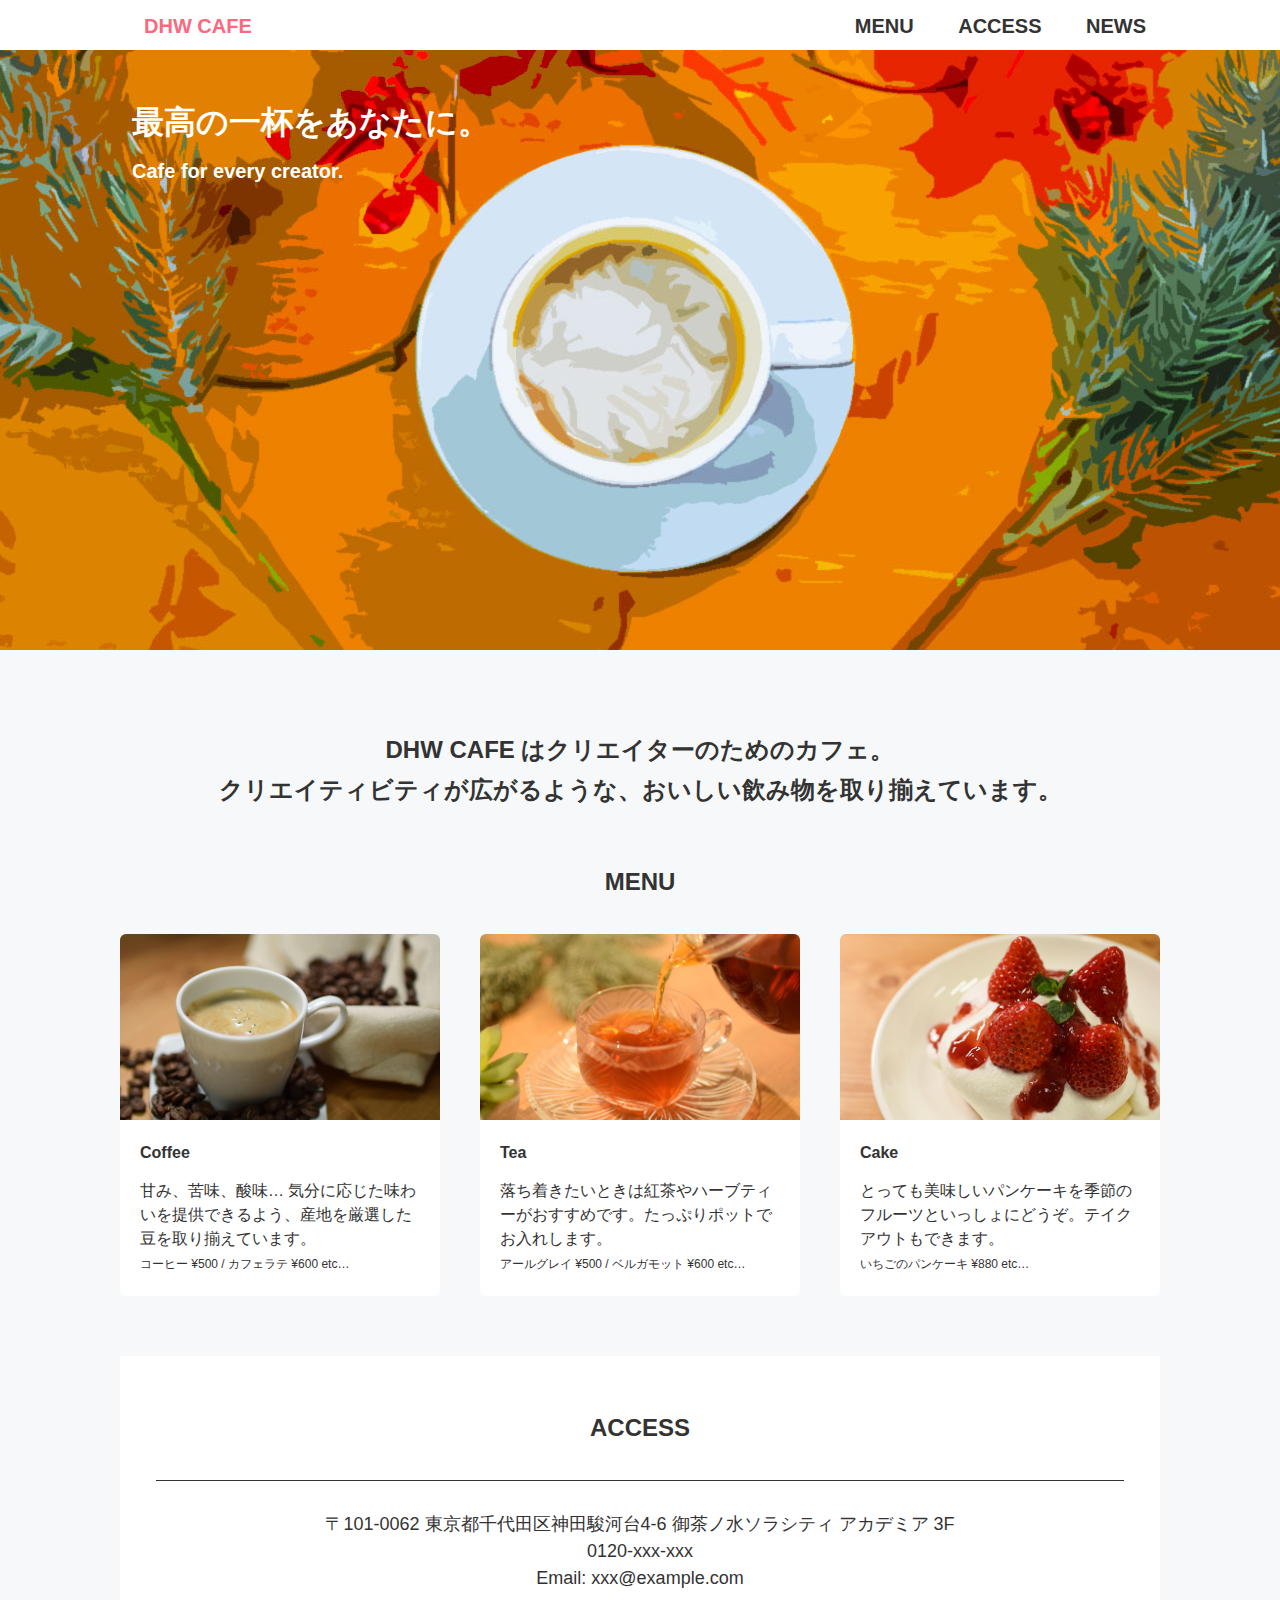
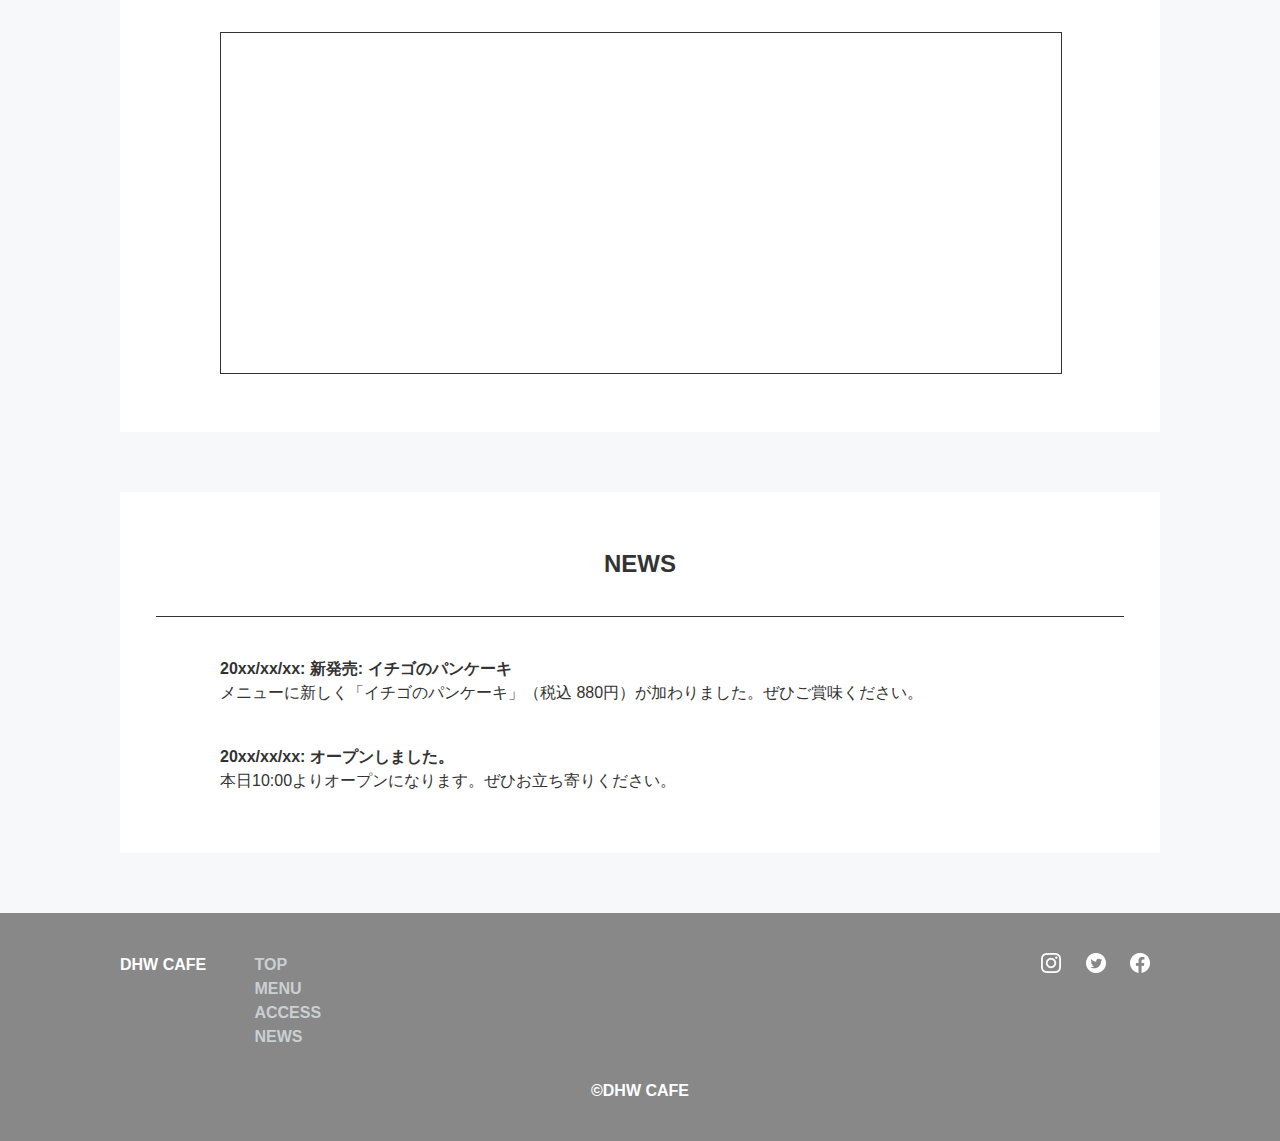
<file: works/works_1/index.html>
<!doctype html>
<html lang="ja">
<head>
<meta charset="UTF-8">
<meta name = "viewport" content = "width = device-width, initial-scale=1, user-scalable=yes">
 
<meta name="description" content="DHW CAFE はクリエイターのためのカフェ。
        クリエイティビティが広がるような、おいしい飲み物を取り揃えています。">

<meta property="og:title" content="クリエイターのための「DHW CAFE」"/>
<meta property="og:site_name" content="DHW CAFE">
<meta property="og:type" content="website">
<meta property="og:locale" content="ja-jp">
<meta property="og:image" content="assets/images/common/ogp.jpg">
<meta property="og:description" content="DHW CAFE はクリエイターのためのカフェ。
        クリエイティビティが広がるような、おいしい飲み物を取り揃えています。"/>
<meta name="twitter:card" content="summary" />

<title>DHW CAFE</title>
<link rel="stylesheet" href="assets/css/reset.css">
<link rel="stylesheet" href="assets/css/common.css">
<link rel="stylesheet" href="assets/css/top.css">
<link href="assets/images/common/favicon.ico" rel="icon" type="image/x-icon" />
<link rel="apple-touch-icon" href="assets/images/common/apple-touch-icon.png">
</head>

<body>
<header class="header">
  <h1 id="top">DHW CAFE</h1>
  <div id="nav-drawer">
    <input id="nav-input" class="none" type="checkbox">
    <label id="nav-open" for="nav-input"><span></span></label>
    <label id="nav-close" class="none" for="nav-input"></label>
    <nav id="nav-content" class="header__navigation">
      <div class="nav-drawer__title none">DHW CAFE</div>
    <ul>
      <li><a class="nav-drawer__link-top none" href="#top">TOP</a></li>
      <li><a href="#menu">MENU</a></li>
      <li><a href="#access">ACCESS</a></li>
      <li><a href="#news">NEWS</a></li>
    </ul>
  </nav>
  </div>
</header>
<main class="main">
  <section class="section-top">
    <div class="section-top__image">
      <h2>最高の一杯をあなたに。</h2>
      <div class="section-top__image-message">Cafe for every creator.</div>
    </div>
    <div class="section-top__lead">
      <p>DHW CAFE はクリエイターのためのカフェ。<br>
        クリエイティビティが広がるような、おいしい飲み物を取り揃えています。 </p>
    </div>
  </section>
  <section class="section-menu">
    <h2 id="menu">MENU</h2>
    <ul>
      <li> <img class="section-menu__item-picture" src="assets/images/top/menu_coffee.jpg" alt="Coffee">
        <h3 class="section-menu__item-title">Coffee</h3>
        <p class="section-menu__item-description"> 甘み、苦味、酸味… 気分に応じた味わいを提供できるよう、産地を厳選した豆を取り揃えています。<br>
          <span>コーヒー ¥500 / カフェラテ ¥600 etc…</span></p>
      </li><!--
   --><li> <img class="section-menu__item-picture" src="assets/images/top/menu_tea.jpg" alt="Tea">
        <h3 class="section-menu__item-title">Tea</h3>
        <p class="section-menu__item-description"> 落ち着きたいときは紅茶やハーブティーがおすすめです。たっぷりポットでお入れします。<br>
          <span>アールグレイ ¥500 / ベルガモット ¥600 etc…</span></p>
      </li><!--
   --><li> <img class="section-menu__item-picture" src="assets/images/top/menu_cake.jpg" alt="Cake">
        <h3 class="section-menu__item-title">Cake</h3>
        <p class="section-menu__item-description"> とっても美味しいパンケーキを季節のフルーツといっしょにどうぞ。テイクアウトもできます。<br>
          <span>いちごのパンケーキ ¥880 etc…</span></p>
      </li>
    </ul>
  </section>
  <section class="section-access">
    <h2 id="access">ACCESS</h2>
    <address>
    〒101-0062 東京都千代田区神田駿河台4-6<span class="section-access__break"></span> 御茶ノ水ソラシティ アカデミア 3F<br>
    0120-xxx-xxx<br>
    Email:  xxx@example.com
    </address>
    <div class="section-access__map">
      <iframe src="https://www.google.com/maps/embed?pb=!1m18!1m12!1m3!1d3240.118613520816!2d139.7641302153872!3d35.698698636620804!2m3!1f0!2f0!3f0!3m2!1i1024!2i768!4f13.1!3m3!1m2!1s0x60188c1d6fb43a83%3A0x4309d3ce448a7a27!2z44OH44K444K_44Or44OP44Oq44Km44OD44OJ5aSn5a2m!5e0!3m2!1sja!2sjp!4v1673672460228!5m2!1sja!2sjp"
  allowfullscreen="" loading="lazy" referrerpolicy="no-referrer-when-downgrade"></iframe>
    </div>
  </section>
  <section class="section-news">
    <h2 id="news">NEWS</h2>
    <ol>
      <li>
        <time datetime="2001-01-01">20xx/xx/xx</time>
        <h3>新発売: イチゴのパンケーキ</h3>
        <p>メニューに新しく「イチゴのパンケーキ」（税込 880円）が加わりました。ぜひご賞味ください。</p>
      </li>
      <li>
        <time datetime="2001-01-02">20xx/xx/xx</time>
        <h3>オープンしました。</h3>
        <p>本日10:00よりオープンになります。ぜひお立ち寄りください。 </p>
      </li>
    </ol>
  </section>
</main>
<footer class="footer">
  <div class="footer__container">
    <nav class="footer__site-map">
      <h2>DHW CAFE</h2>
      <ul>
        <li><a href="#top">TOP</a></li>
        <li><a href="#menu">MENU</a></li>
        <li><a href="#access">ACCESS</a></li>
        <li><a href="#news">NEWS</a></li>
      </ul>
    </nav>
    <div class="footer__sns_links">
      <ul>
        <li><img src="assets/images/common/instagram.png" alt="instagram icon"></li>
        <li><img src="assets/images/common/twitter.png" alt="twitter icon"></li>
        <li><img src="assets/images/common/facebook.png" alt="facebook icon"></li>
      </ul>
    </div>
    <small>©︎DHW CAFE</small></div>
</footer>
</body>
</html>
</file>
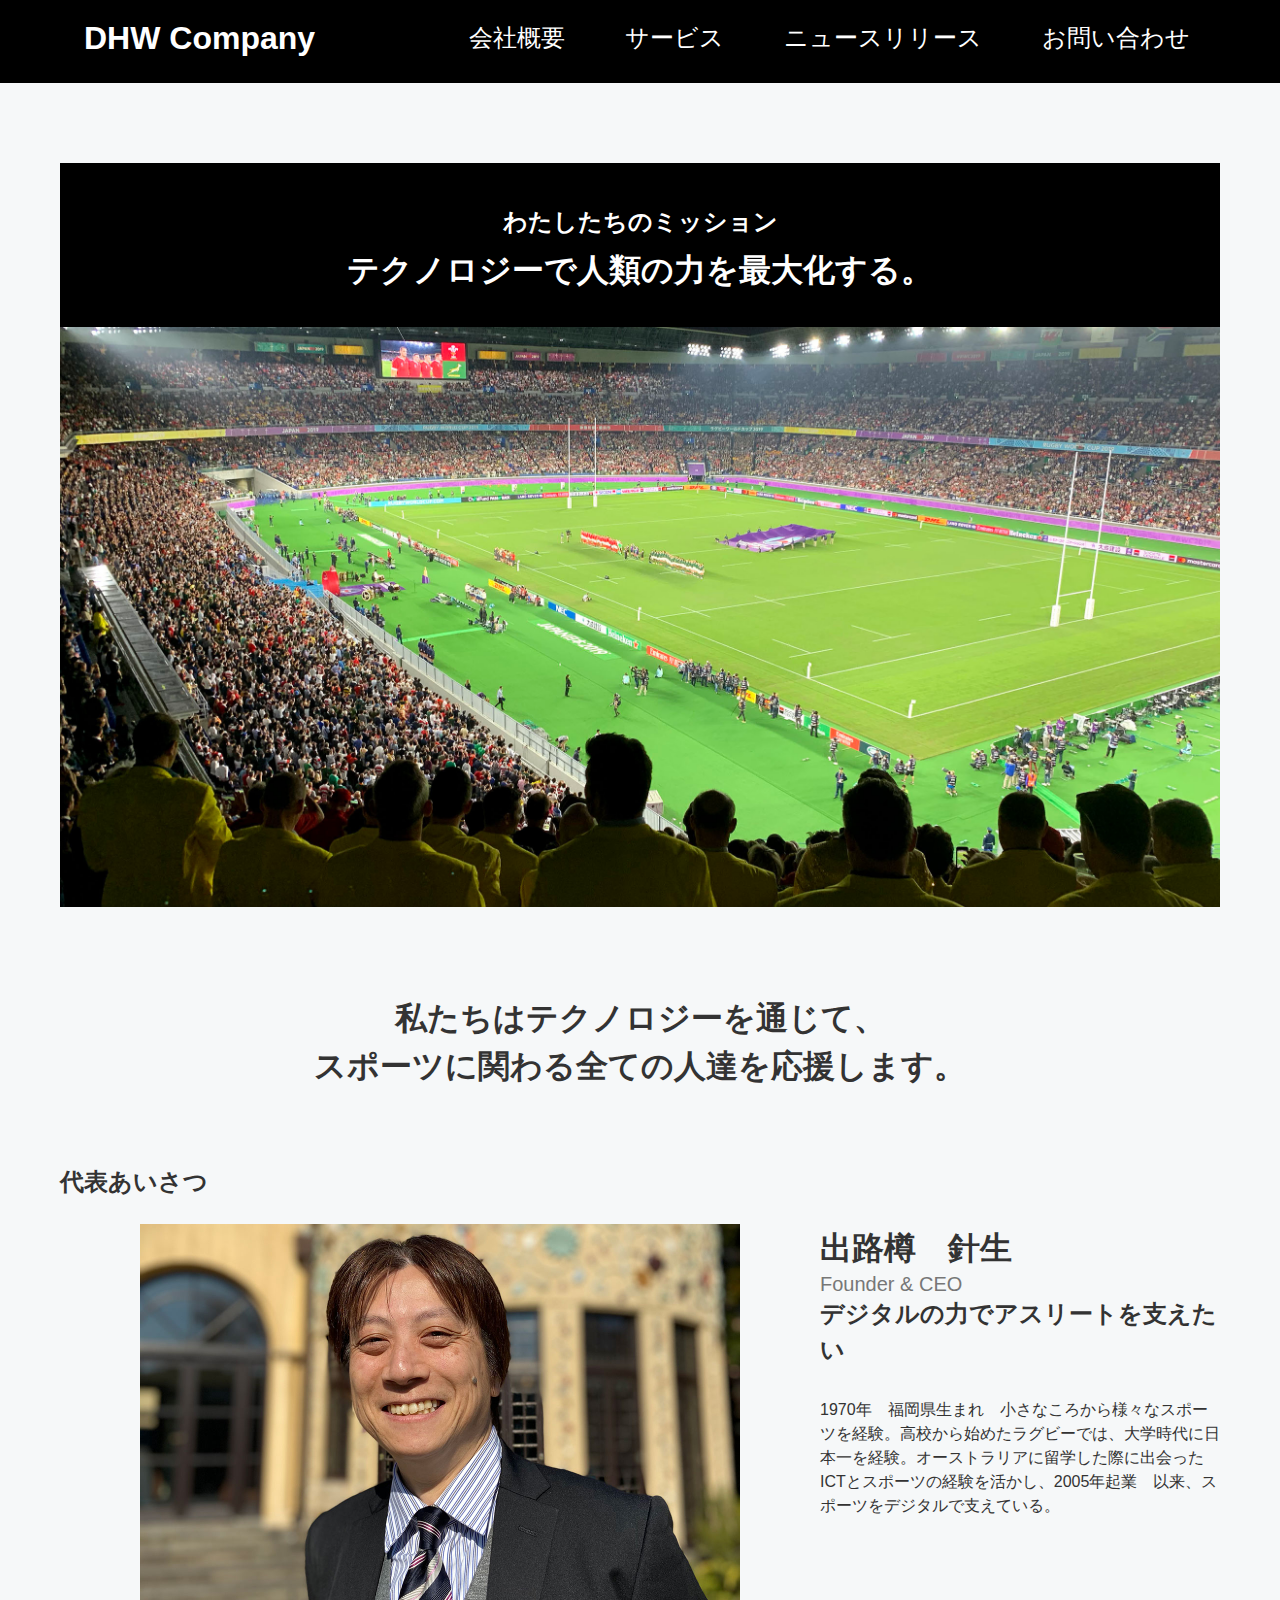
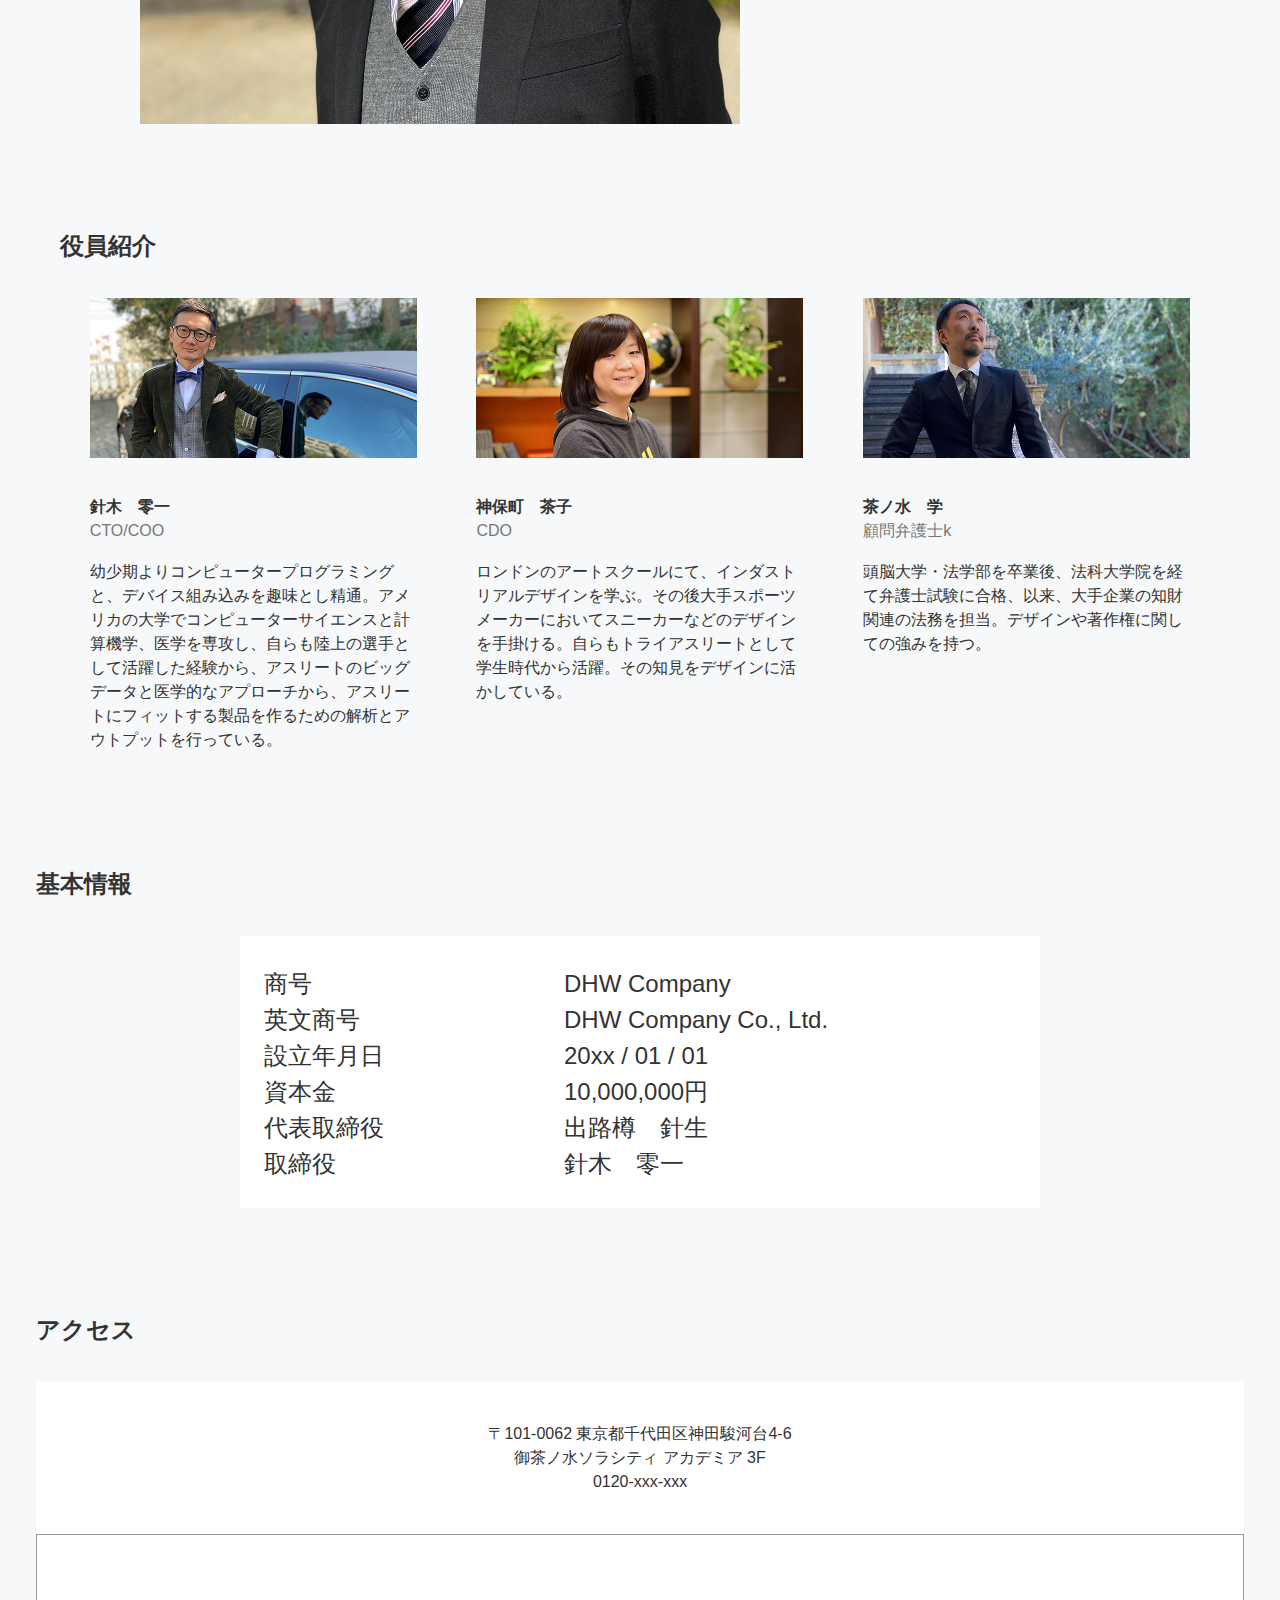
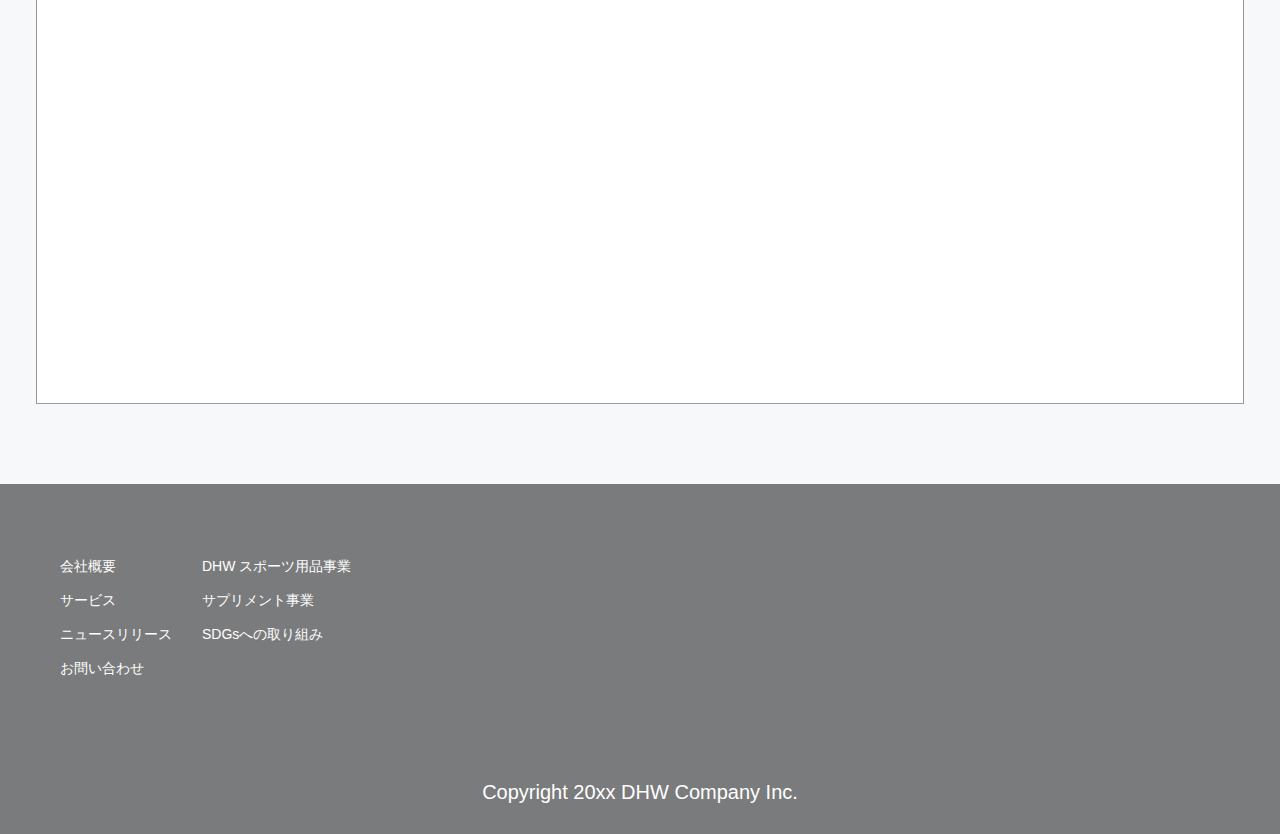
<file: works/works_3/about.html>
<!doctype html>
<html lang="ja">
<head>
<meta charset="UTF-8">
<meta name = "viewport" content = "width = device-width, initial-scale=1, user-scalable=yes">
<meta name="description" content="スポーツは楽しい！DHW Company は、テクノロジーを通じて、スポーツに関わる全ての人達を応援します。">
<meta property="og:title" content="DHW Company"/>
<meta property="og:site_name" content="DHW Company">
<meta property="og:type" content="website">
<meta property="og:locale" content="ja-JP">
<meta property="og:image" content="assets/images/common/ogp.jpg">
<meta property="og:description" content="スポーツは楽しい！DHW Company は、テクノロジーを通じて、スポーツに関わる全ての人達を応援します。"/>
<meta name="twitter:card" content="summary" />
<title>DHW Company</title>
<link rel="stylesheet" href="reset.css">
<link rel="stylesheet" href="common.css">
<link rel="stylesheet" href="about.css">
<link href="../cafe_site/assets/images/common/favicon.ico" rel="icon" type="image/x-icon" />
<link rel="apple-touch-icon" href="assets/images/common/apple-touch-icon.png">
</head>
<body>
<header class="header">
  <div class="header-content-wrapper">
    <h1><a href="index.html">DHW Company</a></h1>
    <div id="open-button" class="open-button"> <span></span></div>
    <nav>
      <div id="close-button" class="close-button"> x</div>
      <ul>
        <li><a href="about.html">会社概要</a></li>
        <li><a href="service.html">サービス</a></li>
        <li><a href="news_list.html">ニュースリリース</a></li>
        <li><a href="inquiry.html">お問い合わせ</a></li>
      </ul>
    </nav>
  </div>
</header>
<main class="main">
  <section class="section-top">
    <h2>わたしたちのミッション<br>
      <span>テクノロジーで人類の力を最大化する。</span></h2>
    <img class="section-top__main-image" src="assets/images/about/top_image.jpg" alt="ミッションイメージ">
    <p class="section-top__message">私たちはテクノロジーを通じて、<br>
      スポーツに関わる全ての人達を応援します。</p>
  </section>
  <section class="section-ceo">
    <h2>代表あいさつ</h2>
    <div class="section-ceo__body">
      <div class="section-ceo__body-text"><img class="section-ceo__photo" src="assets/images/about/human001.jpg" alt="出路樽　針生"></div>
      <div class="section-ceo__body-text">
        <h3>出路樽　針生</h3>
        <div class="section-ceo__position">Founder & CEO</div>
        <h4>デジタルの力でアスリートを支えたい</h4>
        <p>1970年　福岡県生まれ　小さなころから様々なスポーツを経験。高校から始めたラグビーでは、大学時代に日本一を経験。オーストラリアに留学した際に出会ったICTとスポーツの経験を活かし、2005年起業　以来、スポーツをデジタルで支えている。</p>
      </div>
    </div>
  </section>
  <section class="section-representatives">
    <h2>役員紹介</h2>
    <ul>
      <li><img src="assets/images/about/human002.jpg" alt="針木　零一">
        <h3>針木　零一</h3>
        <div class="section-representatives__position">CTO/COO</div>
        <p>幼少期よりコンピュータープログラミングと、デバイス組み込みを趣味とし精通。アメリカの大学でコンピューターサイエンスと計算機学、医学を専攻し、自らも陸上の選手として活躍した経験から、アスリートのビッグデータと医学的なアプローチから、アスリートにフィットする製品を作るための解析とアウトプットを行っている。 </p>
      </li>
      <li><img src="assets/images/about/human004.jpg" alt="神保町　茶子">
        <h3>神保町　茶子</h3>
        <div class="section-representatives__position">CDO</div>
        <p>ロンドンのアートスクールにて、インダストリアルデザインを学ぶ。その後大手スポーツメーカーにおいてスニーカーなどのデザインを手掛ける。自らもトライアスリートとして学生時代から活躍。その知見をデザインに活かしている。 </p>
      </li>
      <li><img src="assets/images/about/human003.jpg" alt="茶ノ水　学">
        <h3>茶ノ水　学</h3>
        <div class="section-representatives__position"> 顧問弁護士k</div>
        <p>頭脳大学・法学部を卒業後、法科大学院を経て弁護士試験に合格、以来、大手企業の知財関連の法務を担当。デザインや著作権に関しての強みを持つ。 </p>
      </li>
    </ul>
  </section>
  <section class="section-information">
    <h2>基本情報</h2>
    <table>
      <tr>
        <th>商号</th>
        <td>DHW Company</td>
      </tr>
      <tr>
        <th>英文商号</th>
        <td>DHW Company Co., Ltd.</td>
      </tr>
      <tr>
        <th>設立年月日</th>
        <td>20xx / 01 / 01</td>
      </tr>
      <tr>
        <th>資本金</th>
        <td>10,000,000円</td>
      </tr>
      <tr>
        <th>代表取締役</th>
        <td>出路樽　針生</td>
      </tr>
      <tr>
        <th>取締役</th>
        <td>針木　零一</td>
      </tr>
    </table>
  </section>
  <section class="section-access">
    <h2>アクセス</h2>
    <div class="section-access__address">
      <address>
      〒101-0062 東京都千代田区神田駿河台4-6<br>
      御茶ノ水ソラシティ アカデミア 3F<br>
      0120-xxx-xxx
      </address>
      <iframe class="section-access__map" src="https://www.google.com/maps/embed?pb=!1m18!1m12!1m3!1d3240.0938794966164!2d139.77997431527214!3d35.6993073365878!2m3!1f0!2f0!3f0!3m2!1i1024!2i768!4f13.1!3m3!1m2!1s0x60188eafccad602d%3A0x12075507e9976068!2z5p-z5YyX44K544Od44O844OE44OX44Op44K2!5e0!3m2!1sja!2sjp!4v1664591466638!5m2!1sja!2sjp"  allowfullscreen="" loading="lazy" referrerpolicy="no-referrer-when-downgrade"></iframe>
    </div>
  </section>
</main>
<footer class="footer">
  <div class="footer-content-wrapper">
    <nav class="site-map">
      <ul class="site-map__main-links">
        <li><a href="about.html">会社概要</a></li>
        <li><a href="service.html">サービス</a></li>
        <li><a href="news_list.html">ニュースリリース</a></li>
        <li><a href="inquiry.html">お問い合わせ</a></li>
      </ul>
      <ul class="site-map__service-links">
        <li><a href="">DHW スポーツ用品事業</a></li>
        <li><a href="">サプリメント事業</a></li>
        <li><a href="">SDGsへの取り組み</a></li>
      </ul>
    </nav>
    <small class="footer__copyright">Copyright 20xx DHW Company Inc.</small> </div>
</footer>
</body>
</html>
</file>
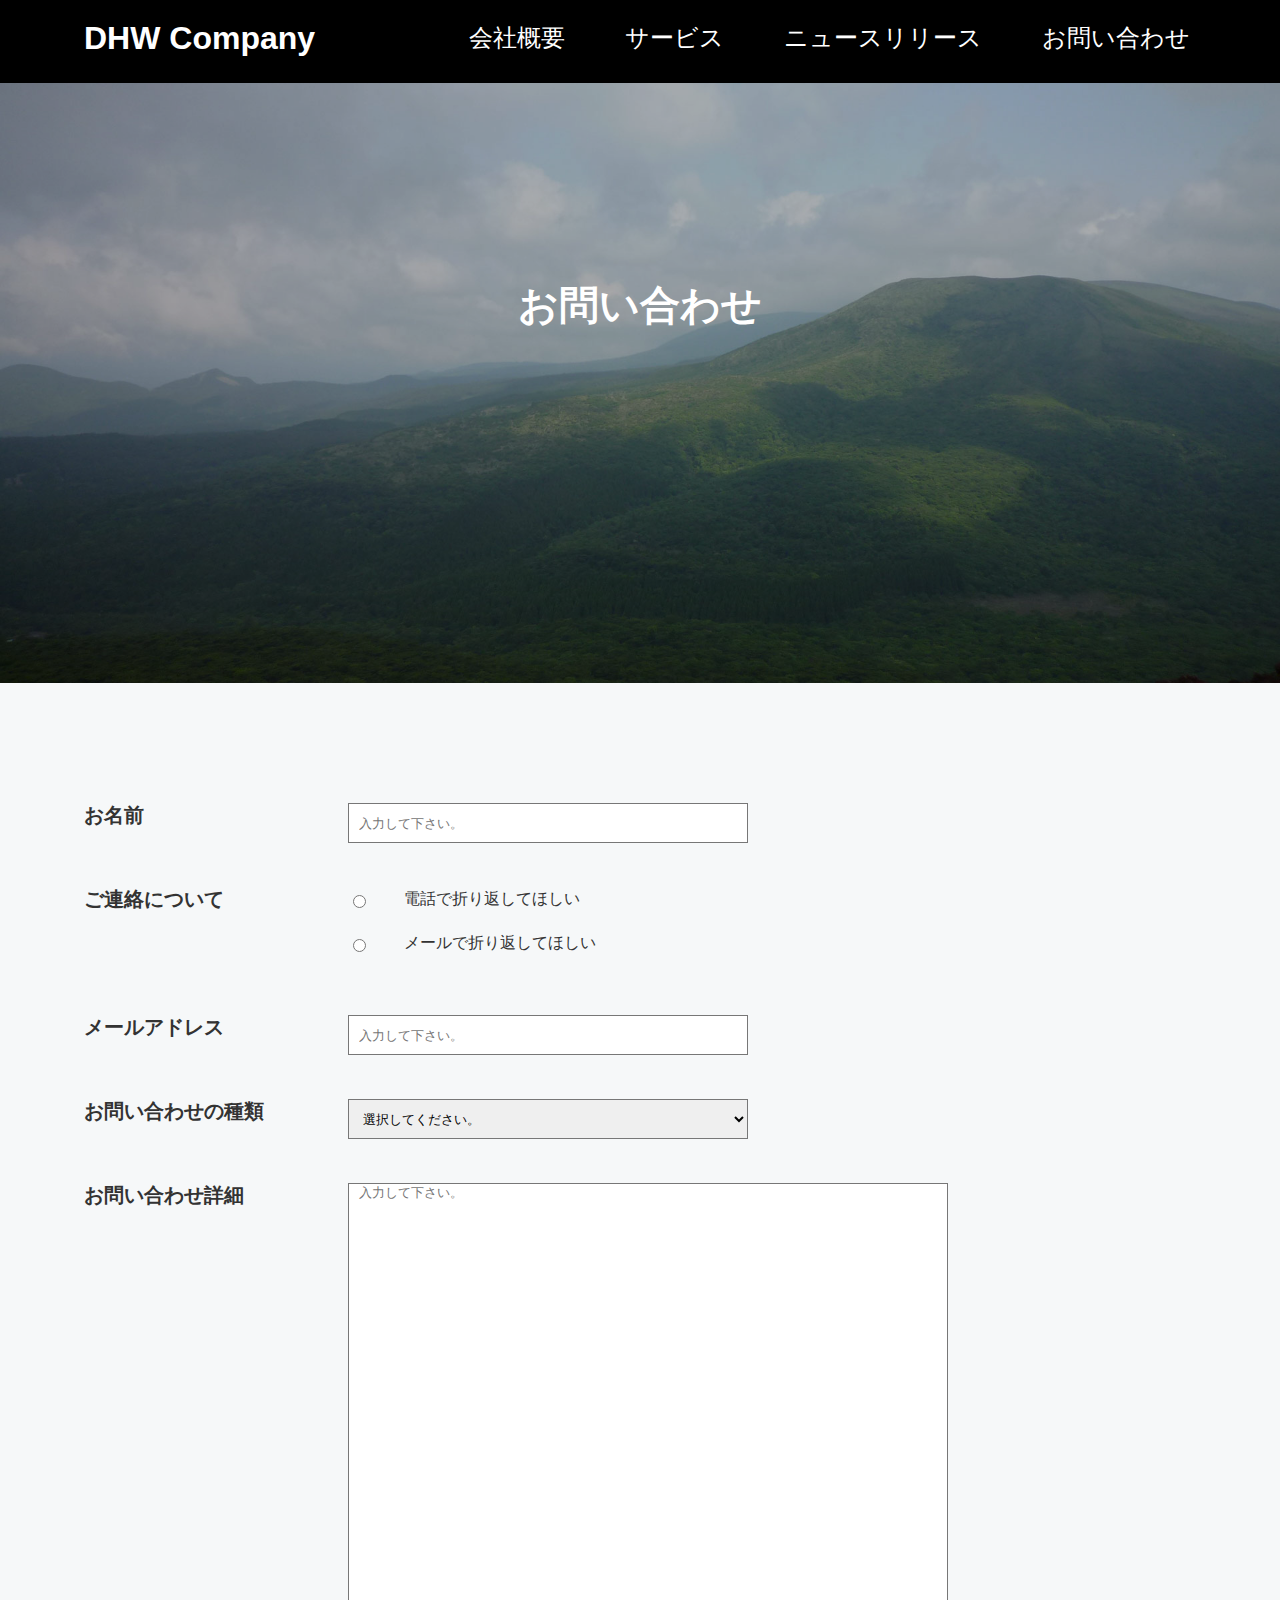
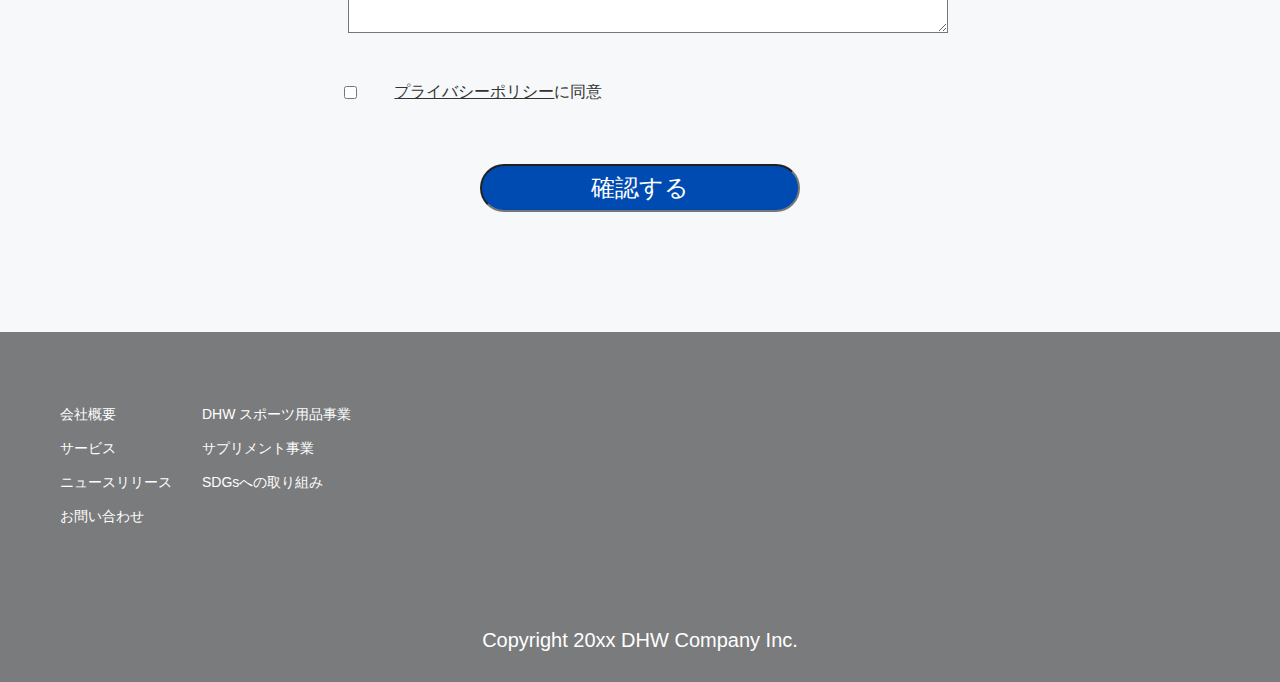
<file: works/works_3/inquiry.html>
<!doctype html>
<html lang="ja">
<head>
<meta charset="UTF-8">
<meta name = "viewport" content = "width = device-width, initial-scale=1, user-scalable=yes">
<meta name="description" content="スポーツは楽しい！DHW Company は、テクノロジーを通じて、スポーツに関わる全ての人達を応援します。">
<meta property="og:title" content="DHW Company"/>
<meta property="og:site_name" content="DHW Company">
<meta property="og:type" content="website">
<meta property="og:locale" content="ja-JP">
<meta property="og:image" content="assets/images/common/ogp.jpg">
<meta property="og:description" content="スポーツは楽しい！DHW Company は、テクノロジーを通じて、スポーツに関わる全ての人達を応援します。"/>
<meta name="twitter:card" content="summary" />
<title>DHW Company</title>
<link rel="stylesheet" href="reset.css">
<link rel="stylesheet" href="common.css">
<link rel="stylesheet" href="inquiry.css">
<link href="../cafe_site/assets/images/common/favicon.ico" rel="icon" type="image/x-icon" />
<link rel="apple-touch-icon" href="assets/images/common/apple-touch-icon.png">
</head>
<body>
<header class="header">
  <div class="header-content-wrapper">
    <h1><a href="index.html">DHW Company</a></h1>
    <div id="open-button" class="open-button"> <span></span></div>
    <nav>
      <div id="close-button" class="close-button"> x</div>
      <ul>
        <li><a href="about.html">会社概要</a></li>
        <li><a href="service.html">サービス</a></li>
        <li><a href="news_list.html">ニュースリリース</a></li>
        <li><a href="inquiry.html">お問い合わせ</a></li>
      </ul>
    </nav>
  </div>
</header>
<main class="main">
  <section class="section-top">
    <div class="section-top__image">
      <div class="section-top__image-filter">
        <h2>お問い合わせ</h2>
      </div>
    </div>
  </section>
  <form class="inquiry-form" action="inquiry.html">
    <p>
      <label for="form_name">お名前</label>
      <input  id="form_name" type="text" placeholder="入力して下さい。">
    </p>
    <p>
      <label for="">ご連絡について</label>
      <span class="inquiry-form__contact_method">
      <input id="form_reply_method_1" type="radio" name="form_reply_method">
      <label class="small-label" for="">電話で折り返してほしい</label>
      <br>
      <input id="form_reply_method_2" type="radio" name="form_reply_method">
      <label class="small-label" for="">メールで折り返してほしい</label>
      </span> </p>
    <p>
      <label for="form_email">メールアドレス</label>
      <input id="form_email" type="email" placeholder="入力して下さい。">
    </p>
    <p>
      <label for="foem_inquiry_kind">お問い合わせの種類</label>
      <select id="foem_inquiry_kind">
        <option value="">選択してください。</option>
        <option value="">サービスに関するお問い合わせ。</option>
        <option value="">その他のお問い合わせ。</option>
      </select>
    </p>
    <p>
      <label for="form_inquiry_detail">お問い合わせ詳細</label>
      <textarea id="form_inquiry_detail" placeholder="入力して下さい。"></textarea>
    </p>
    <p>
      <input class="inquiry-form__privacy" id="foem_privacy" type="checkbox">
      <label class="small-label" for="foem_privacy"><a class="inquiry-form__privacy-link" href="">プライバシーポリシー</a>に同意</label>
    </p>
    <input class="inquiry-form__submit"　type="submit" value="確認する">
  </form>
</main>
<footer class="footer">
  <div class="footer-content-wrapper">
    <nav class="site-map">
      <ul class="site-map__main-links">
        <li><a href="about.html">会社概要</a></li>
        <li><a href="service.html">サービス</a></li>
        <li><a href="news_list.html">ニュースリリース</a></li>
        <li><a href="inquiry.html">お問い合わせ</a></li>
      </ul>
      <ul class="site-map__service-links">
        <li><a href="">DHW スポーツ用品事業</a></li>
        <li><a href="">サプリメント事業</a></li>
        <li><a href="">SDGsへの取り組み</a></li>
      </ul>
    </nav>
    <small class="footer__copyright">Copyright 20xx DHW Company Inc.</small> </div>
</footer>
</body>
</html>
</file>
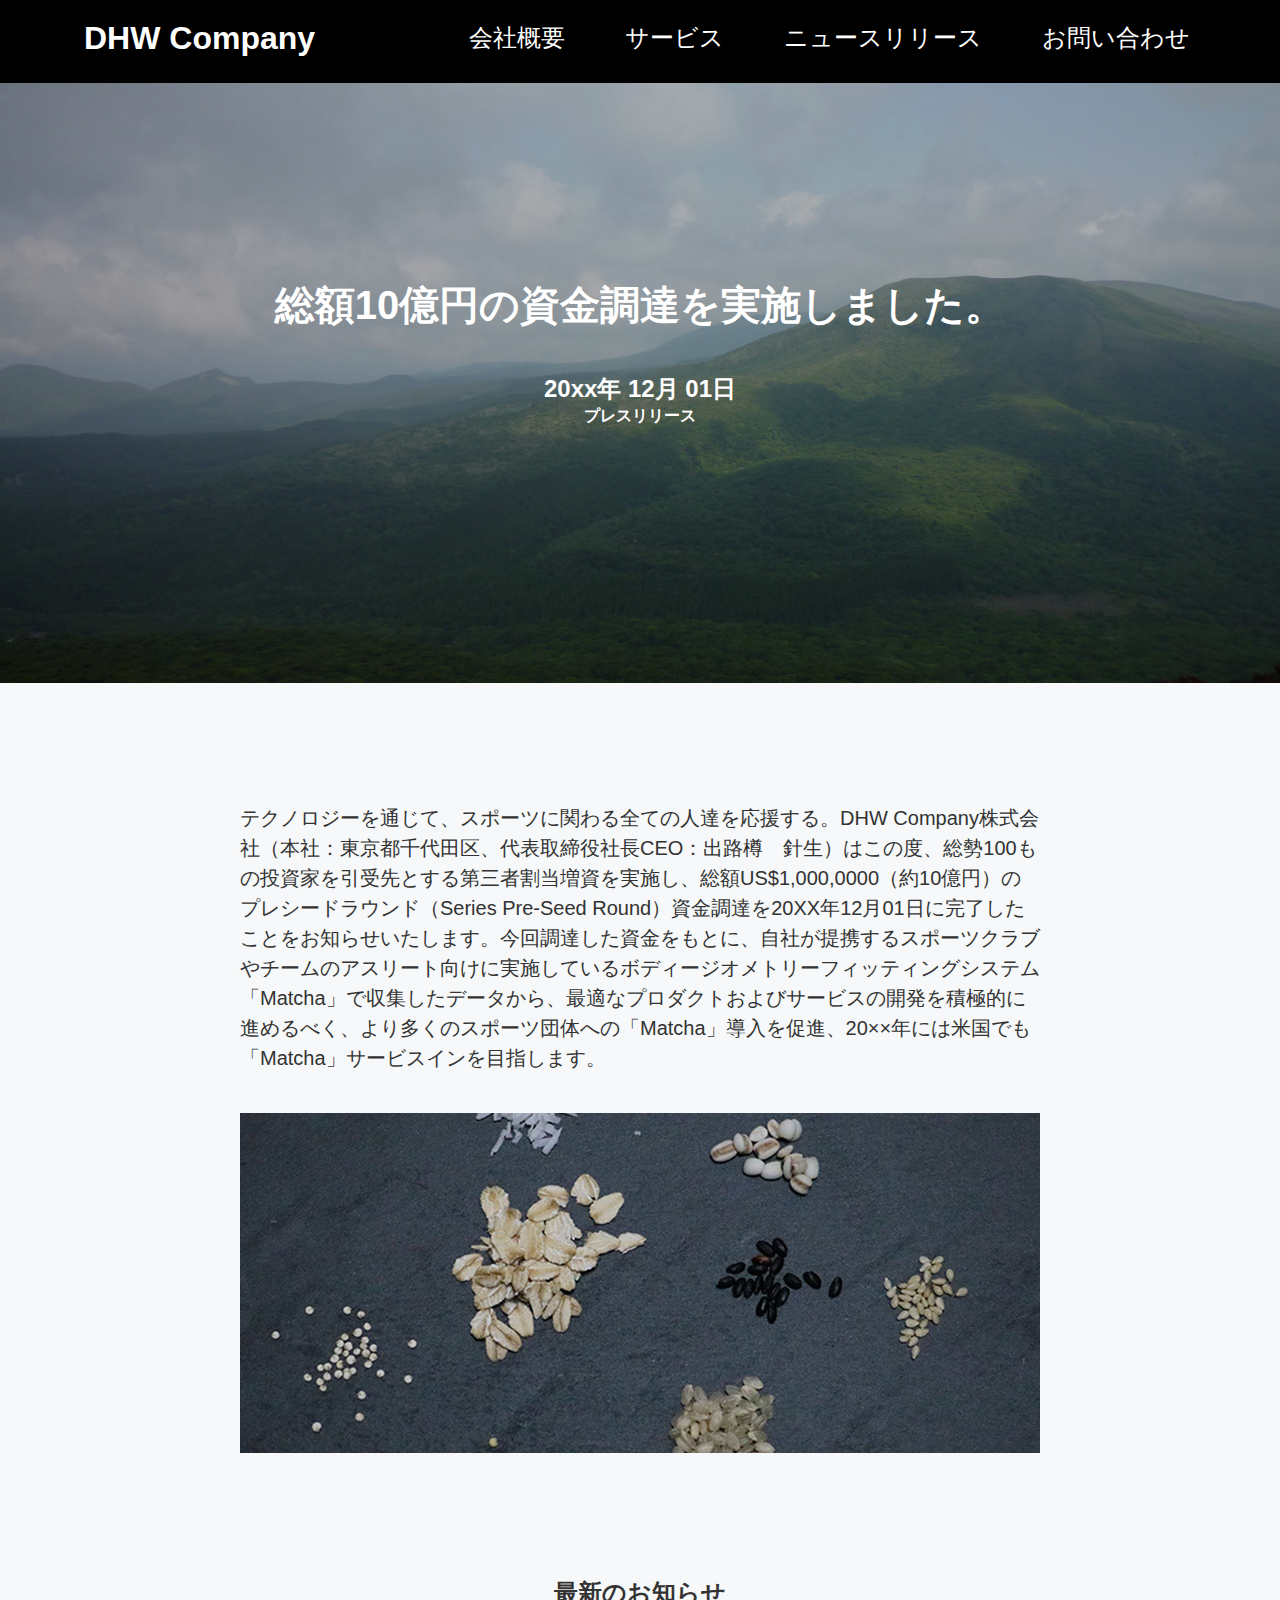
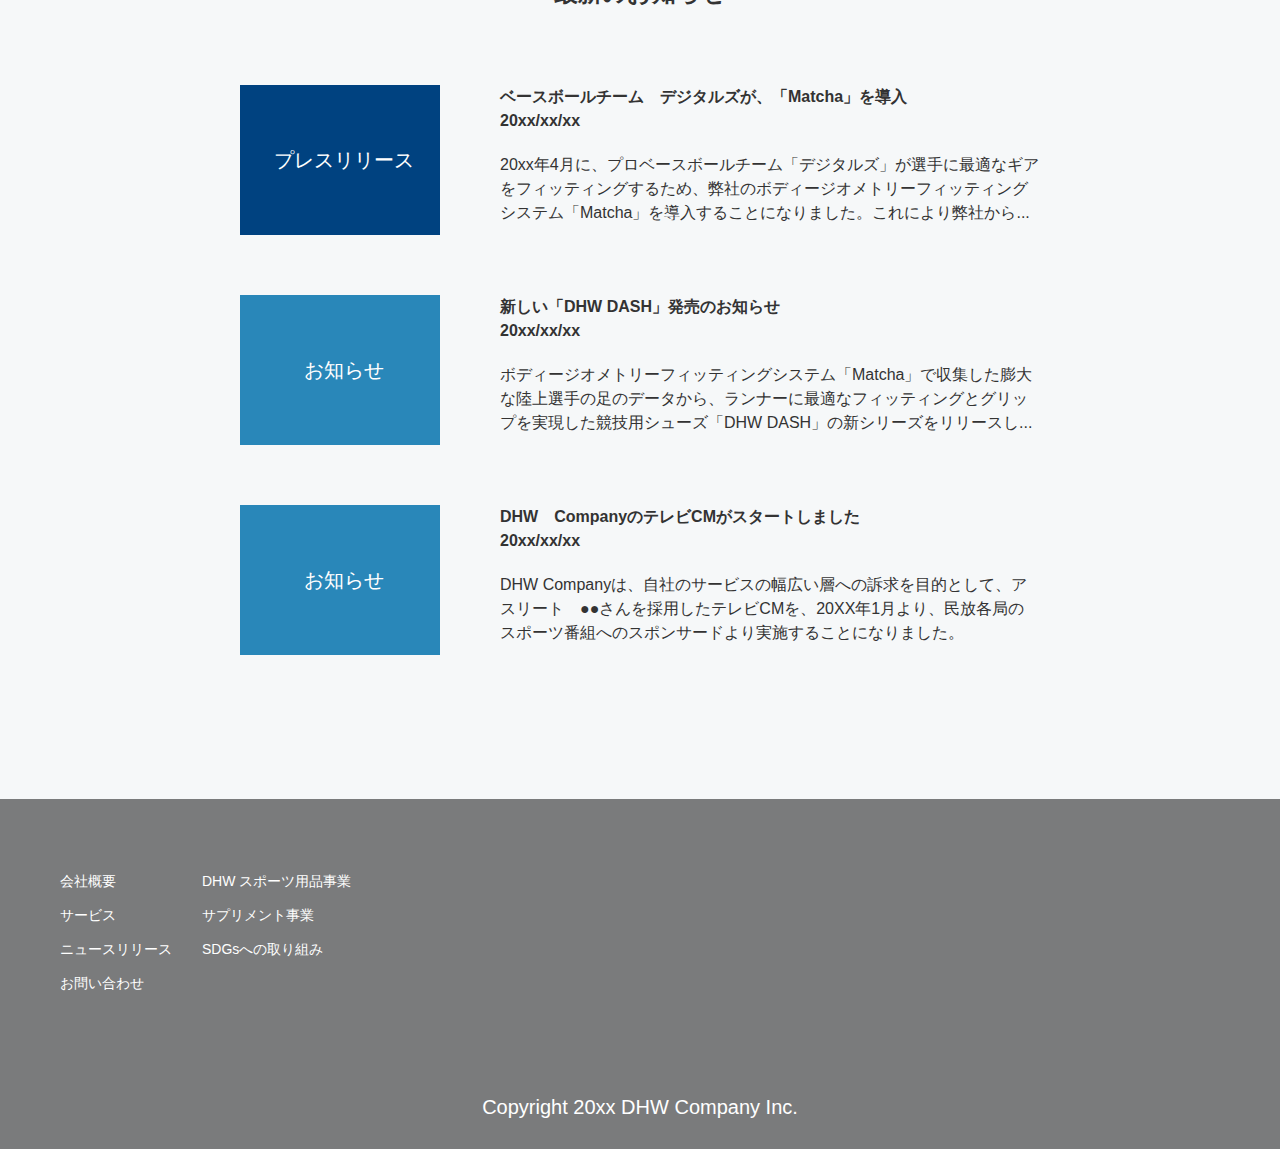
<file: works/works_3/news.html>
<!doctype html>
<html lang="ja">
<head>
<meta charset="UTF-8">
<meta name = "viewport" content = "width = device-width, initial-scale=1, user-scalable=yes">
<meta name="description" content="スポーツは楽しい！DHW Company は、テクノロジーを通じて、スポーツに関わる全ての人達を応援します。">
<meta property="og:title" content="DHW Company"/>
<meta property="og:site_name" content="DHW Company">
<meta property="og:type" content="website">
<meta property="og:locale" content="ja-JP">
<meta property="og:image" content="assets/images/common/ogp.jpg">
<meta property="og:description" content="スポーツは楽しい！DHW Company は、テクノロジーを通じて、スポーツに関わる全ての人達を応援します。"/>
<meta name="twitter:card" content="summary" />
<title>DHW Company</title>
<link rel="stylesheet" href="reset.css">
<link rel="stylesheet" href="common.css">
<link rel="stylesheet" href="news_list.css">
<link rel="stylesheet" href="news.css">
<link href="../cafe_site/assets/images/common/favicon.ico" rel="icon" type="image/x-icon" />
<link rel="apple-touch-icon" href="assets/images/common/apple-touch-icon.png">
</head>
<body>
<header class="header">
  <div class="header-content-wrapper">
    <h1>DHW Company</h1>
    <div id="open-button" class="open-button"> <span></span></div>
    <nav>
      <div id="close-button" class="close-button"> x</div>
      <ul>
        <li><a href="about.html">会社概要</a></li>
        <li><a href="service_dhw_dash.html">サービス</a></li>
        <li><a href="news.html">ニュースリリース</a></li>
        <li><a href="inquiry.html">お問い合わせ</a></li>
      </ul>
    </nav>
  </div>
</header>
<main class="main">
  <section class="section-top">
    <div class="section-top__image">
      <div class="section-top__image-filter">
        <h2>総額10億円の資金調達を実施しました。</h2>
        <time class="section-top__news-time">20xx年 12月 01日</time>
        <div class="section-top__news-category">プレスリリース</div>
      </div>
    </div>
  </section>
  <div class="news-detail">
    <p class="news-detail__body"> テクノロジーを通じて、スポーツに関わる全ての人達を応援する。DHW Company株式会社（本社：東京都千代田区、代表取締役社長CEO：出路樽　針生）はこの度、総勢100もの投資家を引受先とする第三者割当増資を実施し、総額US$1,000,0000（約10億円）のプレシードラウンド（Series Pre-Seed Round）資金調達を20XX年12月01日に完了したことをお知らせいたします。今回調達した資金をもとに、自社が提携するスポーツクラブやチームのアスリート向けに実施しているボディージオメトリーフィッティングシステム「Matcha」で収集したデータから、最適なプロダクトおよびサービスの開発を積極的に進めるべく、より多くのスポーツ団体への「Matcha」導入を促進、20××年には米国でも「Matcha」サービスインを目指します。</p>
    <img class="news-detail__image" src="assets/images/news/news_photo.jpg" alt="ニュース画像"> </div>
  <section class="section-news">
    <h2>最新のお知らせ</h2>
    <div class="news-container">
      <ol class="news-list">
        <li>
          <div class="news-list__category press">プレスリリース</div>
          <div class="news-list__text">
            <h3>ベースボールチーム　デジタルズが、「Matcha」を導入</h3>
            <time datetime="20xx-12-01">20xx/xx/xx</time>
            <p class="news-list__news-body">20xx年4月に、プロベースボールチーム「デジタルズ」が選手に最適なギアをフィッティングするため、弊社のボディージオメトリーフィッティングシステム「Matcha」を導入することになりました。これにより弊社から... </p>
          </div>
        </li>
        <li>
          <div class="news-list__category info">お知らせ</div>
          <div class="news-list__text">
            <h3>新しい「DHW DASH」発売のお知らせ</h3>
            <time datetime="20xx-12-01">20xx/xx/xx</time>
            <p class="news-list__news-body">ボディージオメトリーフィッティングシステム「Matcha」で収集した膨大な陸上選手の足のデータから、ランナーに最適なフィッティングとグリップを実現した競技用シューズ「DHW DASH」の新シリーズをリリースし... </p>
          </div>
        </li>
        <li>
          <div class="news-list__category info">お知らせ</div>
          <div class="news-list__text">
            <h3>DHW　CompanyのテレビCMがスタートしました</h3>
            <time datetime="20xx-12-01">20xx/xx/xx</time>
            <p class="news-list__news-body">DHW Companyは、自社のサービスの幅広い層への訴求を目的として、アスリート　●●さんを採用したテレビCMを、20XX年1月より、民放各局のスポーツ番組へのスポンサードより実施することになりました。 </p>
          </div>
        </li>
      </ol>
      　 </div>
  </section>
</main>
<footer class="footer">
  <div class="footer-content-wrapper">
    <nav class="site-map">
      <ul class="site-map__main-links">
        <li><a href="about.html">会社概要</a></li>
        <li><a href="service_dhw_dash.html">サービス</a></li>
        <li><a href="news.html">ニュースリリース</a></li>
        <li><a href="inquiry.html">お問い合わせ</a></li>
      </ul>
      <ul class="site-map__service-links">
        <li><a href="">DHW スポーツ用品事業</a></li>
        <li><a href="">サプリメント事業</a></li>
        <li><a href="">SDGsへの取り組み</a></li>
      </ul>
    </nav>
    <small class="footer__copyright">Copyright 20xx DHW Company Inc.</small> </div>
</footer>
</body>
</html>
</file>
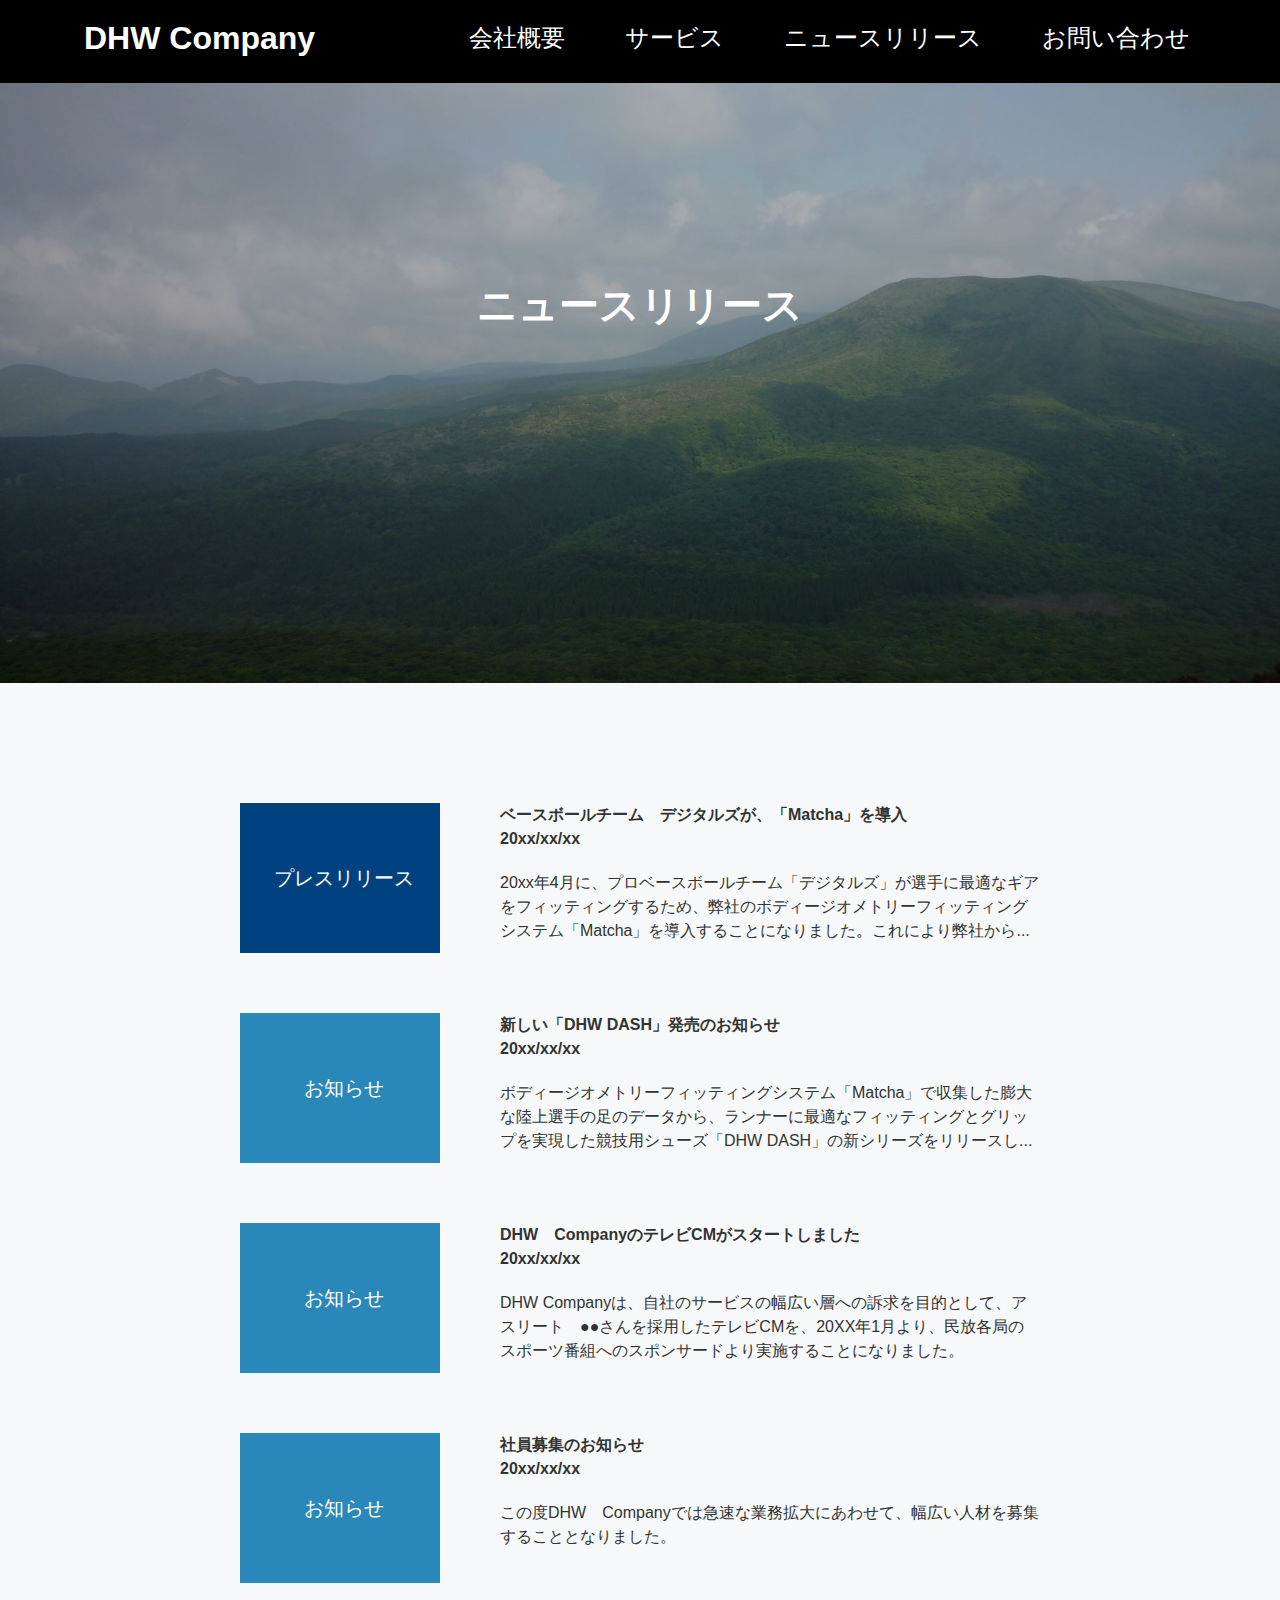
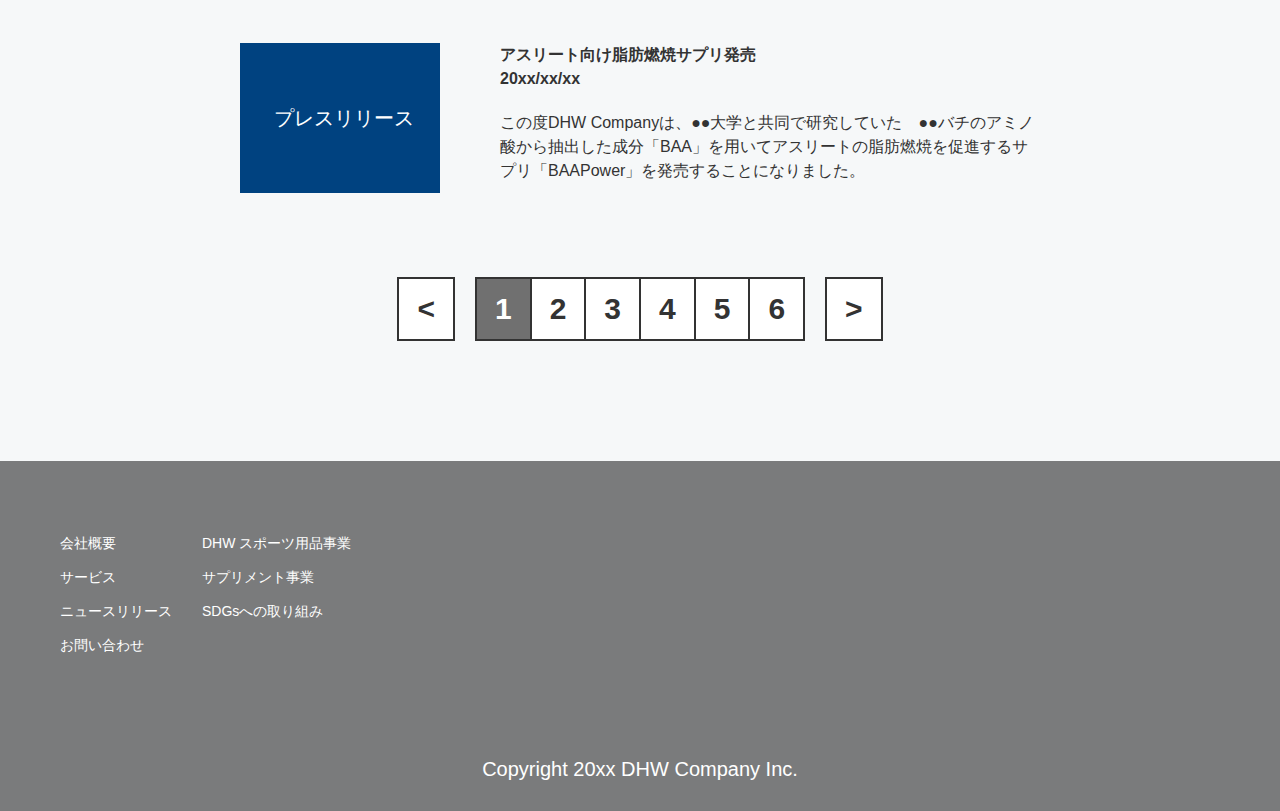
<file: works/works_3/news_list.html>
<!doctype html>
<html lang="ja">
<head>
<meta charset="UTF-8">
<meta name = "viewport" content = "width = device-width, initial-scale=1, user-scalable=yes">
<meta name="description" content="スポーツは楽しい！DHW Company は、テクノロジーを通じて、スポーツに関わる全ての人達を応援します。">
<meta property="og:title" content="DHW Company"/>
<meta property="og:site_name" content="DHW Company">
<meta property="og:type" content="website">
<meta property="og:locale" content="ja-JP">
<meta property="og:image" content="assets/images/common/ogp.jpg">
<meta property="og:description" content="スポーツは楽しい！DHW Company は、テクノロジーを通じて、スポーツに関わる全ての人達を応援します。"/>
<meta name="twitter:card" content="summary" />
<title>DHW Company</title>
<link rel="stylesheet" href="reset.css">
<link rel="stylesheet" href="common.css">
<link rel="stylesheet" href="news_list.css">
<link href="../cafe_site/assets/images/common/favicon.ico" rel="icon" type="image/x-icon" />
<link rel="apple-touch-icon" href="assets/images/common/apple-touch-icon.png">
</head>
<body>
<header class="header">
  <div class="header-content-wrapper">
    <h1><a href="index.html">DHW Company</a></h1>
    <div id="open-button" class="open-button"> <span></span></div>
    <nav>
      <div id="close-button" class="close-button"> x</div>
      <ul>
        <li><a href="about.html">会社概要</a></li>
        <li><a href="service.html">サービス</a></li>
        <li><a href="news_list.html">ニュースリリース</a></li>
        <li><a href="inquiry.html">お問い合わせ</a></li>
      </ul>
    </nav>
  </div>
</header>
<main class="main">
  <section class="section-top">
    <div class="section-top__image">
      <div class="section-top__image-filter">
        <h2>ニュースリリース</h2>
      </div>
    </div>
  </section>
  <div class="news-container">
    <ol class="news-list">
      <li>
        <div class="news-list__category press">プレスリリース</div>
        <div class="news-list__text">
          <h3>ベースボールチーム　デジタルズが、「Matcha」を導入</h3>
          <time datetime="20xx-12-01">20xx/xx/xx</time>
          <p class="news-list__news-body">20xx年4月に、プロベースボールチーム「デジタルズ」が選手に最適なギアをフィッティングするため、弊社のボディージオメトリーフィッティングシステム「Matcha」を導入することになりました。これにより弊社から... </p>
        </div>
      </li>
      <li>
        <div class="news-list__category info">お知らせ</div>
        <div class="news-list__text">
          <h3>新しい「DHW DASH」発売のお知らせ</h3>
          <time datetime="20xx-12-01">20xx/xx/xx</time>
          <p class="news-list__news-body">ボディージオメトリーフィッティングシステム「Matcha」で収集した膨大な陸上選手の足のデータから、ランナーに最適なフィッティングとグリップを実現した競技用シューズ「DHW DASH」の新シリーズをリリースし... </p>
        </div>
      </li>
      <li>
        <div class="news-list__category info">お知らせ</div>
        <div class="news-list__text">
          <h3>DHW　CompanyのテレビCMがスタートしました</h3>
          <time datetime="20xx-12-01">20xx/xx/xx</time>
          <p class="news-list__news-body">DHW Companyは、自社のサービスの幅広い層への訴求を目的として、アスリート　●●さんを採用したテレビCMを、20XX年1月より、民放各局のスポーツ番組へのスポンサードより実施することになりました。 </p>
        </div>
      </li>
      <li>
        <div class="news-list__category info">お知らせ</div>
        <div class="news-list__text">
          <h3>社員募集のお知らせ</h3>
          <time datetime="20xx-12-01">20xx/xx/xx</time>
          <p class="news-list__news-body">この度DHW　Companyでは急速な業務拡大にあわせて、幅広い人材を募集することとなりました。 </p>
        </div>
      </li>
      <li>
        <div class="news-list__category press">プレスリリース</div>
        <div class="news-list__text">
          <h3>アスリート向け脂肪燃焼サプリ発売</h3>
          <time datetime="20xx-12-01">20xx/xx/xx</time>
          <p class="news-list__news-body">この度DHW Companyは、●●大学と共同で研究していた　●●バチのアミノ酸から抽出した成分「BAA」を用いてアスリートの脂肪燃焼を促進するサプリ「BAAPower」を発売することになりました。</p>
        </div>
      </li>
    </ol>
    　
    <div clas="pagenation">
      <ol class="pagenation__list">
        <li><a href="">&lt;</a></li>
        <li><a class="selected" href="">1</a></li>
        <li><a href="">2</a></li>
        <li><a href="">3</a></li>
        <li><a href="">4</a></li>
        <li><a href="">5</a></li>
        <li><a href="">6</a></li>
        <li><a href="">&gt;</a></li>
      </ol>
    </div>
  </div>
</main>
<footer class="footer">
  <div class="footer-content-wrapper">
    <nav class="site-map">
      <ul class="site-map__main-links">
        <li><a href="about.html">会社概要</a></li>
        <li><a href="service.html">サービス</a></li>
        <li><a href="news_list.html">ニュースリリース</a></li>
        <li><a href="inquiry.html">お問い合わせ</a></li>
      </ul>
      <ul class="site-map__service-links">
        <li><a href="">DHW スポーツ用品事業</a></li>
        <li><a href="">サプリメント事業</a></li>
        <li><a href="">SDGsへの取り組み</a></li>
      </ul>
    </nav>
    <small class="footer__copyright">Copyright 20xx DHW Company Inc.</small> </div>
</footer>
</body>
</html>
</file>
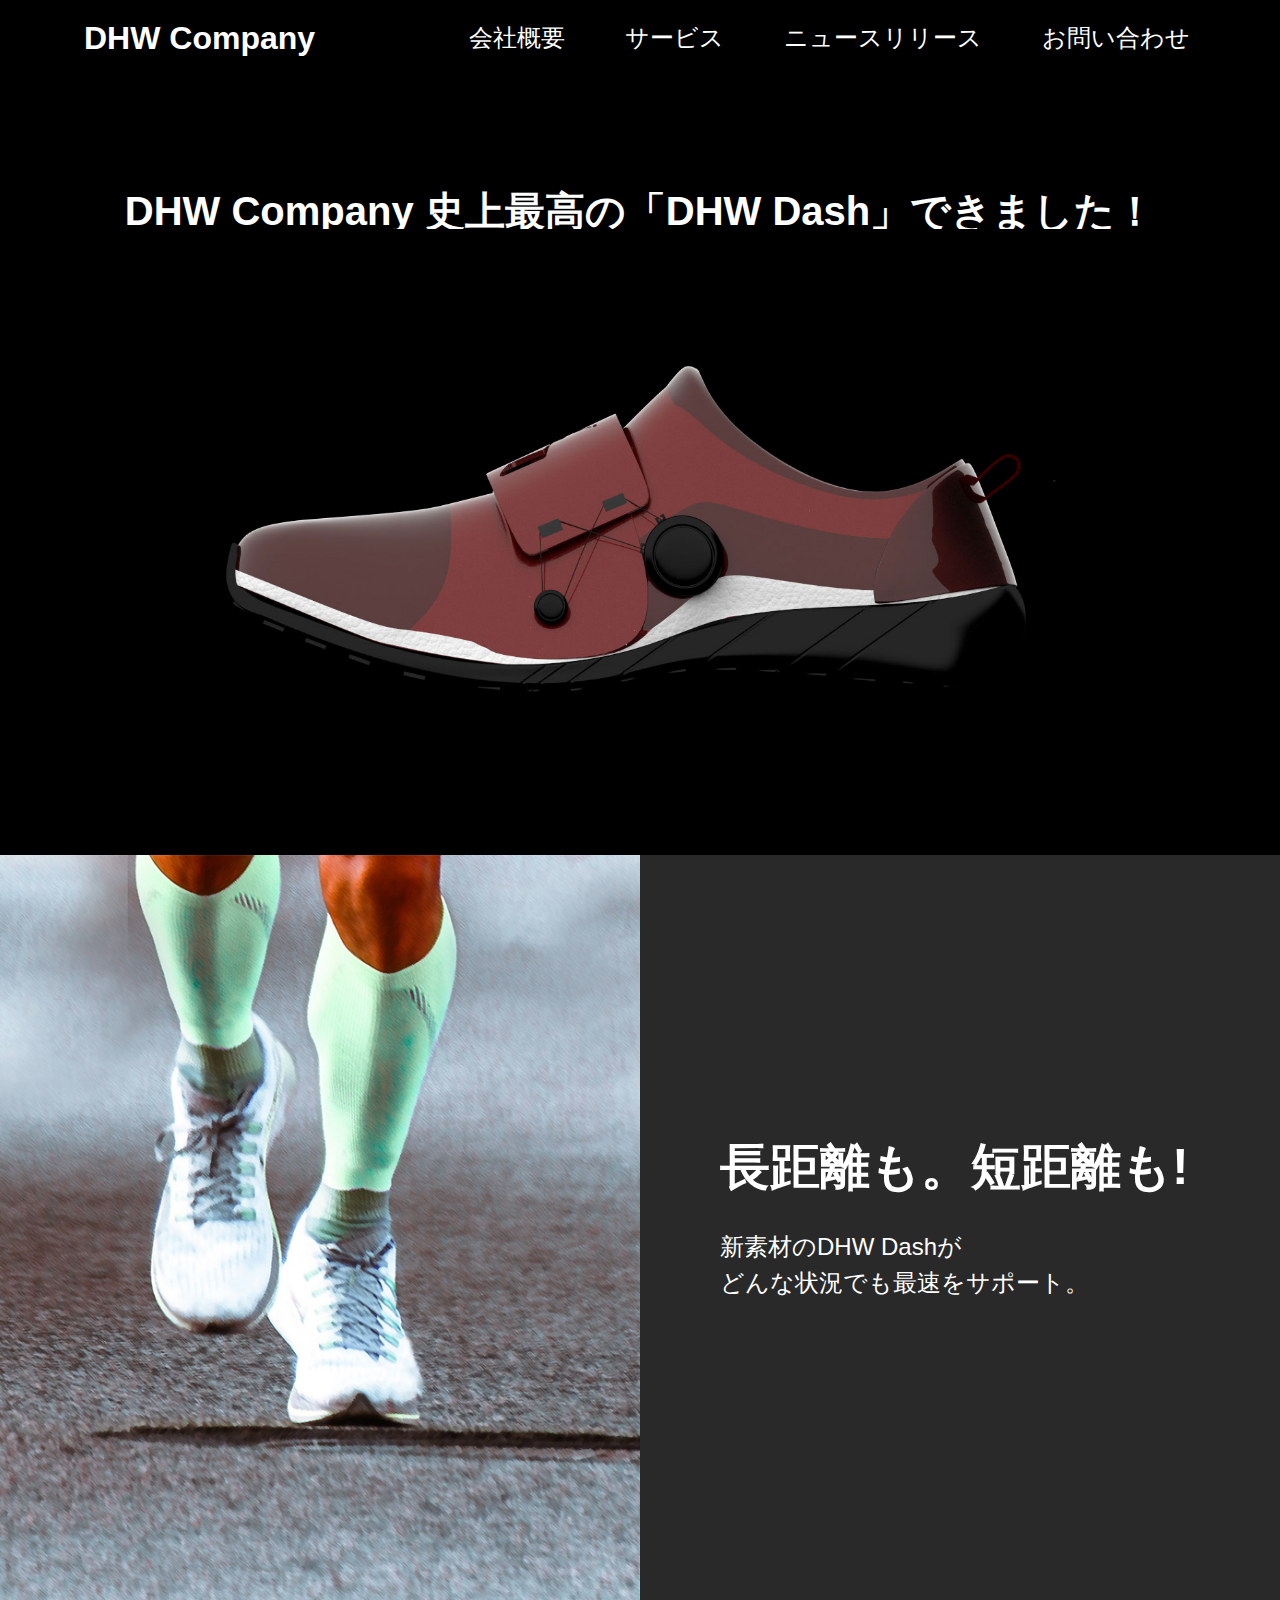
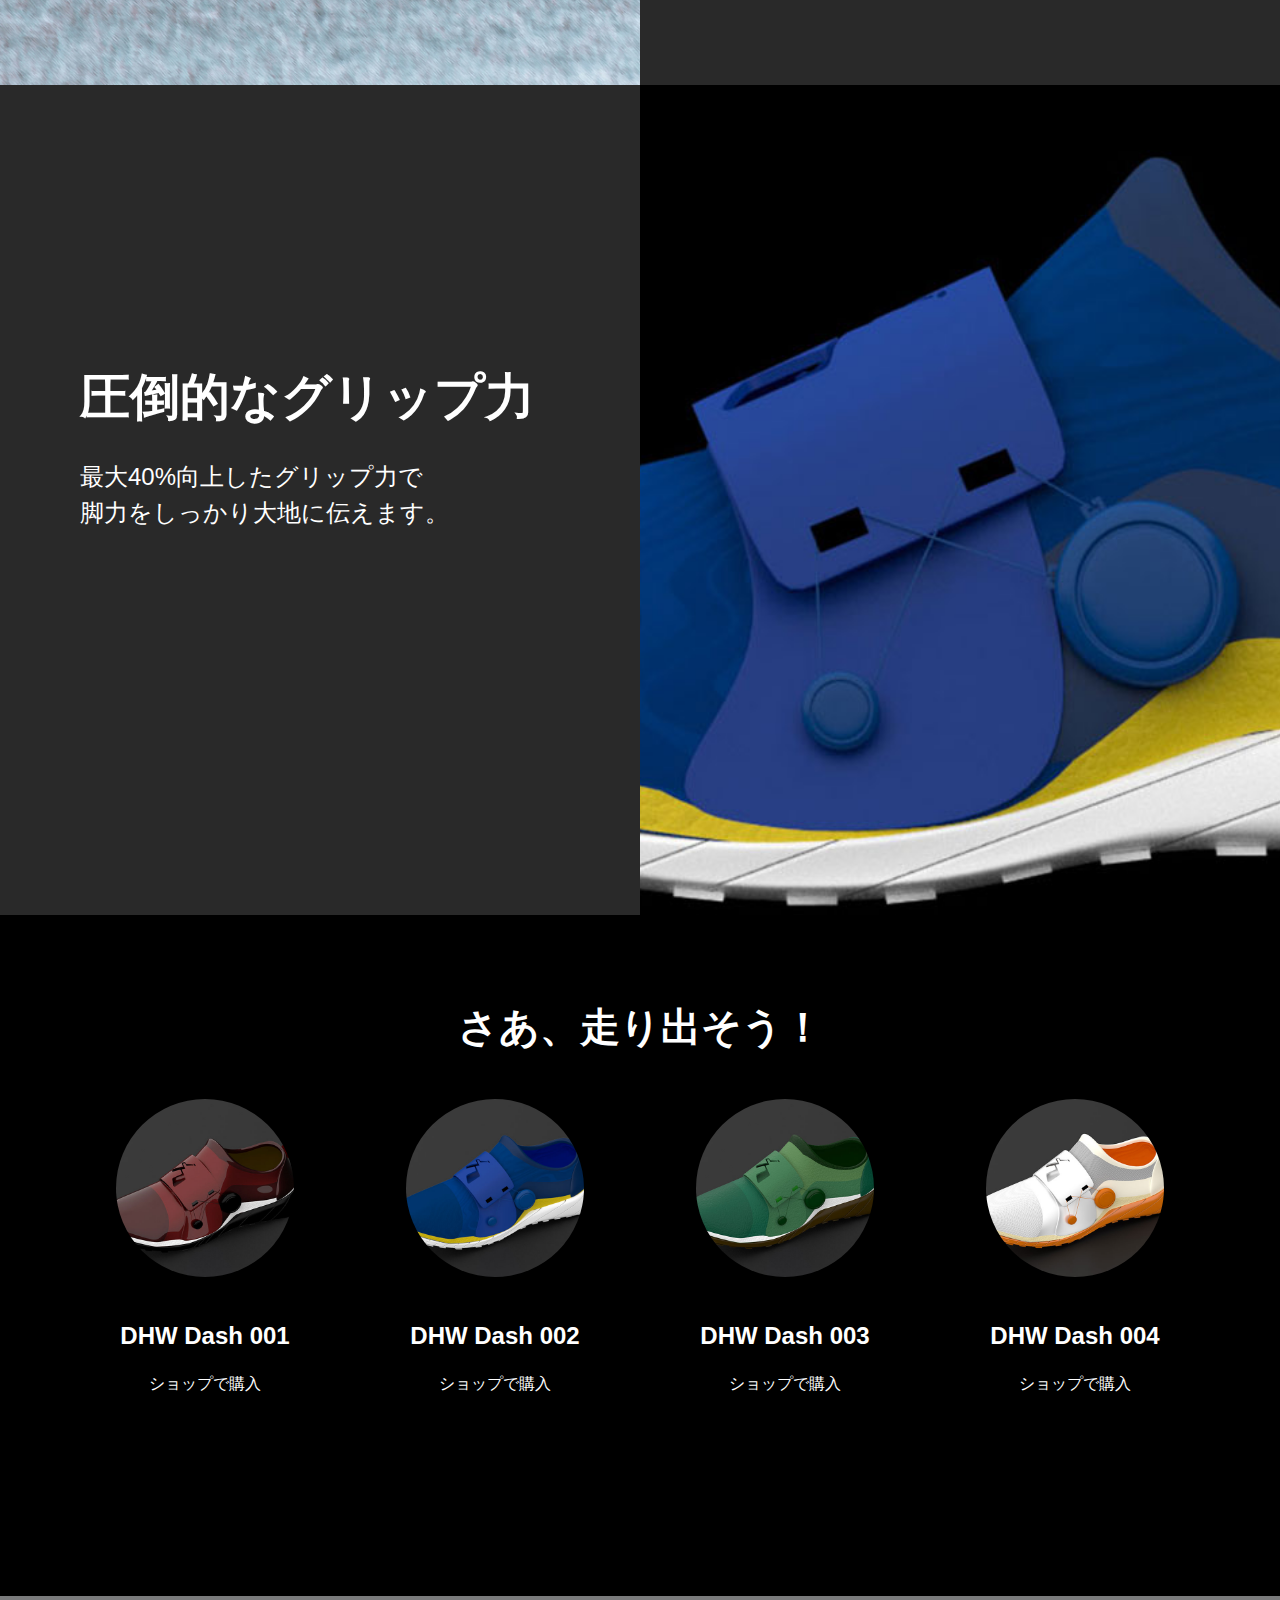
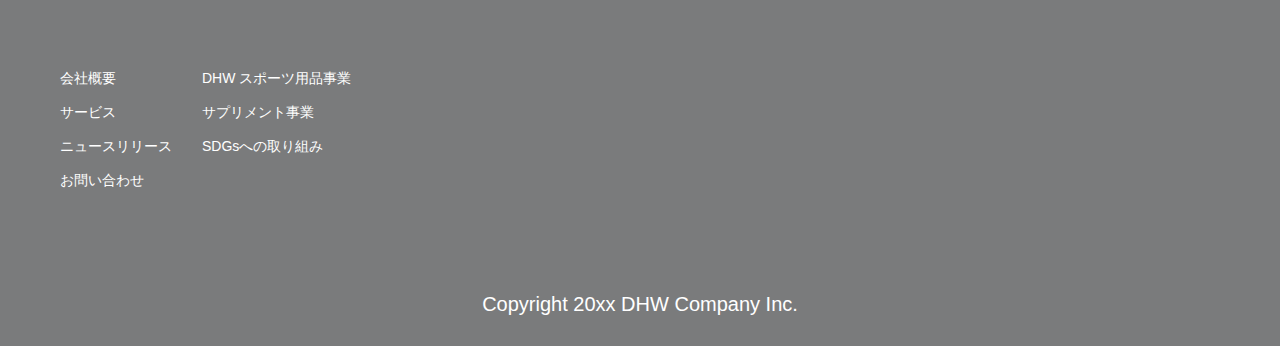
<file: works/works_3/service.html>
<!doctype html>
<html lang="ja">
<head>
<meta charset="UTF-8">
<meta name = "viewport" content = "width = device-width, initial-scale=1, user-scalable=yes">
<meta name="description" content="スポーツは楽しい！DHW Company は、テクノロジーを通じて、スポーツに関わる全ての人達を応援します。">
<meta property="og:title" content="DHW Company"/>
<meta property="og:site_name" content="DHW Company">
<meta property="og:type" content="website">
<meta property="og:locale" content="ja-JP">
<meta property="og:image" content="assets/images/common/ogp.jpg">
<meta property="og:description" content="スポーツは楽しい！DHW Company は、テクノロジーを通じて、スポーツに関わる全ての人達を応援します。"/>
<meta name="twitter:card" content="summary" />
<title>DHW Company</title>
<link rel="stylesheet" href="reset.css">
<link rel="stylesheet" href="common.css">
<link rel="stylesheet" href="service.css">
<link href="assets/images/common/favicon.ico" rel="icon" type="image/x-icon" />
<link rel="apple-touch-icon" href="assets/images/common/apple-touch-icon.png">
</head>

<body>
<header class="header">
  <div class="header-content-wrapper">
    <h1><a href="index.html">DHW Company</a></h1>
    <div id="open-button" class="open-button"> <span></span></div>
    <nav>
      <div id="close-button" class="close-button"> x</div>
      <ul>
        <li><a href="about.html">会社概要</a></li>
        <li><a href="service.html">サービス</a></li>
        <li><a href="news_list.html">ニュースリリース</a></li>
        <li><a href="inquiry.html">お問い合わせ</a></li>
      </ul>
    </nav>
  </div>
</header>
<main class="main">
  <section class="section-top">
    <h2>DHW Company 史上最高の「DHW Dash」できました！</h2>
    <div class="section-top__main-image"> <img src="assets/images/services/enamel_side_fix.jpg" alt="エナメル"> </div>
  </section>
  <section class="section-runner">
    <div class="section-runner__visual"> <img class="section-runner__main-image" src="assets/images/services/thumbnail_runner.jpg" alt="DHW Dash で走るランナー"> </div>
    <div class="section-runner__description">
      <h2>長距離も。短距離も!</h2>
      <p>新素材のDHW Dashが<br>
        どんな状況でも最速をサポート。</p>
    </div>
  </section>
  <section class="section-grip">
    <div class="section-grip__visual"> <img class="section-grip__main-image" src="assets/images/services/skyblue_side_short_fix.jpg" alt="力強いグリップを生み出すテクノロジー"> </div>
    <div class="section-grip__description">
      <h2>圧倒的なグリップ力</h2>
      <p>最大40%向上したグリップ力で<br>
        脚力をしっかり大地に伝えます。</p>
    </div>
  </section>
  <section class="section-shop">
    <h2>さあ、走り出そう！</h2>
    <ul class="section-shop__item-list">
      <li> <img src="assets/images/services/enamel_fukan_fix.jpg" alt="エナメル">
        <h3>DHW Dash 001</h3>
        <a href="">ショップで購入</a> </li>
      <li> <img src="assets/images/services/skyblue_fukan_fix.jpg" alt="スカイブルー">
        <h3>DHW Dash 002</h3>
        <a href="">ショップで購入</a> </li>
      <li> <img src="assets/images/services/leather_fukan_fix.jpg" alt="レザー">
        <h3>DHW Dash 003</h3>
        <a href="">ショップで購入</a> </li>
      <li> <img src="assets/images/services/orange_fukan_fix.jpg" alt="オレンジ">
        <h3>DHW Dash 004</h3>
        <a href="">ショップで購入</a> </li>
    </ul>
  </section>
</main>
<footer class="footer">
  <div class="footer-content-wrapper">
    <nav class="site-map">
      <ul class="site-map__main-links">
        <li><a href="about.html">会社概要</a></li>
        <li><a href="service.html">サービス</a></li>
        <li><a href="news_list.html">ニュースリリース</a></li>
        <li><a href="inquiry.html">お問い合わせ</a></li>
      </ul>
      <ul class="site-map__service-links">
        <li><a href="https://school.dhw.co.jp/">DHW スポーツ用品事業</a></li>
        <li><a href="https://www.w3.org/">サプリメント事業</a></li>
        <li><a href="https://www.unic.or.jp/activities/economic_social_development/sustainable_development/2030agenda/">SDGsへの取り組み</a></li>
      </ul>
    </nav>
    <small class="footer__copyright">Copyright 20xx DHW Company Inc.</small> </div>
</footer>
</body>
</html>
</file>
<file: works/works_1/assets/css/common.css>
@charset "UTF-8";
/* CSS Document */
html {
  font-size: 62.5%; /* 16px * 62.5% = 10px */
  width: 100%;
  box-sizing: border-box;
}
body {
  color: #333; /* RGB */
  font-family: "游ゴシック体", YuGothic, "游ゴシック", "Yu Gothic", "メイリオ", sans-serif;
  font-weight: 500;
  font-size: 1.6em;
  line-height: 2.4rem;
  text-align: center;
}
section h2 {
  font-size: 2.4rem;
}
a:hover {
  opacity: 0.5;
}
.none {
  display: none;
}
</file>
<file: works/works_1/assets/css/top.css>
@charset "UTF-8";
/* CSS Document */
.header {
  height: 44px;
  background-color: #FFF;
  position: relative;
}
.header h1 {
  font-size: 1.3rem;
  color: #FA6980;
  position: absolute;
  left: 24px;
  top: 10px;
}
.header__navigation {
  display: none;
}
@media (max-width: 480px) {
  /*　ハンバーガーボタン　*/
  #nav-drawer {
    padding: 10px 24px 0 0;
    text-align: right;
    position: relative;
  }
  #nav-open {
    display: inline-block;
    vertical-align: middle;
    width: 25px;
    height: 22px;
  }
  #nav-open span, #nav-open span:before, #nav-open span:after {
    position: absolute;
    height: 3px;
    width: 25px;
    background-color: #777;
    display: block;
    content: "";
  }
  #nav-open span:before {
    bottom: -8px;
  }
  #nav-open span:after {
    bottom: -16px;
  }
  #nav-close {
    z-index: 999;
    position: fixed;
    top: 0;
    left: 0;
    width: 100%;
    height: 100%;
    background-color: #000;
    opacity: 0.5;
  }
  #nav-content {
    display: block;
    position: fixed;
    top: 0;
    left: 0;
    z-index: 9999;
    width: 70%;
    height: 100%;
    background-color: #FFF;
    text-align: left;
    padding: 15px 0 0 24px;
    transform: translateX(-105%);
    transition: 0.3s ease-in-out;
    box-shadow: 5px 0 25px rgba(0, 0, 0, 0.25);
  }
  .nav-drawer__title {
    display: block;
    font-size: 1.2rem;
    font-weight: 600;
    color: #FA6980;
    margin-bottom: 46px;
  }
  .nav-drawer__link-top {
    display: block;
  }
  #nav-content ul li {
    margin-bottom: 36px;
  }
  #nav-content ul li a {
    text-decoration: none;
    font-size: 1.6rem;
    font-weight: 600;
    color: #333;
  }
  #nav-input:checked ~ #nav-close {
    display: block;
  }
  #nav-input:checked ~ #nav-content {
    transform: translateX(0%);
  }
}
@media (min-width: 480px) {
  .header {
    max-width: 1040px;
    margin: 0 auto;
    min-height: 50px;
    padding: 14px;
    box-sizing: border-box;
  }
  .header h1 {
    font-size: 2rem;
    top: 14px;
  }
  .header__navigation {
    display: block;
    text-align: right;
  }
  .header__navigation ul li {
    display: inline-block;
    margin-left: 40px;
  }
  .header__navigation ul li a {
    text-decoration: none;
    font-size: 2rem;
    font-weight: 600;
    color: #333;
  }
}
.main {
  background-color: #f6f8f9;
  padding-bottom: 60px;
}
@media (min-width:1040px) {
  main {
    padding-bottom: 120px;
  }
}
.section-top {
  margin-bottom: 60px;
}
.section-top__image {
  height: 388px;
  background-image: url("../images/top/top_image.jpg");
  background-position: center;
  background-size: auto 100%;
  background-repeat: no-repeat;
  color: #FFF;
  font-weight: 600;
  margin-bottom: 40px;
  position: relative;
}
.section-top__image h2 {
  font-size: 1.6rem;
  position: absolute;
  width: 100%;
  top: 15px;
}
.section-top__image-message {
  position: absolute;
  width: 100%;
  bottom: 10px;
}
.section-top__lead {
  margin: 0 24px;
}
@media (min-width: 480px) {
  .section-top__image {
    height: 600px;
    margin-bottom: 80px;
  }
  .section-top__image h2 {
    font-size: 3.2rem;
    position: static;
    max-width: 1040px;
    margin: 0 auto;
    text-align: left;
    padding: 60px 0 0 24px;
  }
  .section-top__image-message {
    font-size: 2rem;
    position: static;
    max-width: 1040px;
    margin: 0 auto;
    text-align: left;
    padding: 25px 0 0 24px;
  }
  .section-top__lead {
    font-size: 2.4rem;
    font-weight: 600;
    line-height: 4rem;
  }
}
.section-menu {
  margin-bottom: 80px;
}
.section-menu h2 {
  margin-bottom: 40px;
}
.section-menu ul {
  margin: 0 24px;
  list-style: none;
}
.section-menu ul li {
  max-width: 327px;
  margin: 0 auto;
  background-color: #FFF;
  margin-bottom: 40px;
  border-radius: 6px;
  text-align: left;
}
.section-menu__item-picture {
  width: 100%;
  height: 186px;
  object-fit: cover;
  object-position: 0 0;
  border-radius: 6px 6px 0 0;
}
.section-menu__item-title {
  padding: 14px 20px;
}
.section-menu__item-description {
  padding: 0 20px 20px 20px;
}
.section-menu__item-description span {
  font-size: 1.2rem;
}
@media (min-width: 1040px) {
  .section-menu {
    margin-bottom: 20px;
  }
  .section-menu ul {
    max-width: 1040px;
    padding: 0;
    margin: 0 auto;
  }
  .section-menu ul li {
    display: inline-block;
    width: 320px;
    margin-right: 40px;
  }
  .section-menu ul li:last-child {
    margin-right: 0;
  }
}
.section-access {
  padding-top: 40px;
  background-color: #FFF;
  margin-bottom: 60px;
}
.section-access h2 {
  margin-bottom: 40px;
}
.section-access address {
  font-style: normal;
  margin-bottom: 40px;
}
.section-access__break:after {
  content: "\A";
  white-space: pre;
}
.section-access__map {
  height: 330px;
}
.section-access__map iframe {
  width: 100%;
  height: 100%;
  border: solid 1px #333;
}
@media (min-width: 1040px) {
  .section-access {
    padding: 60px 36px;
    margin: 0 auto 60px;
    max-width: 1040px;
    box-sizing: border-box;
  }
  .section-access h2 {
    padding-bottom: 40px;
    border-bottom: solid 1px #333;
    margin-bottom: 30px
  }
  .section-access address {
    font-size: 1.8rem;
    line-height: 2.7rem;
  }
  .section-access__break:after {
    content: "";
  }
  .section-access__map {
    max-width: 840px;
    margin: 0 auto;
    height: 340px;
  }
}
.section-news {
  background-color: #FFF;
  padding: 40px 24px;
}
.section-news h2 {
  padding-bottom: 40px;
  border-bottom: solid 1px #333;
  margin-bottom: 40px;
}
.section-news ol {
  list-style-type: none;
}
.section-news ol li {
  margin-bottom: 40px;
  text-align: left;
}
.section-news li time {
  font-weight: 600;
}
.section-news li time::after {
  content: ": ";
}
.section-news h3 {
  display: inline;
}
@media (min-width: 1040px) {
  .section-news {
    padding: 60px 36px 20px;
    max-width: 1040px;
    margin: 0 auto;
    box-sizing: border-box;
  }
  .section-news ol {
    max-width: 840px;
    margin: 0 auto;
  }
}
.footer {
  min-height: 228px;
  background-color: #888;
  padding-top: 46px;
  padding-bottom: 20px;
  font-weight: 600;
}
.footer__site-map {
  margin-bottom: 30px;
}
.footer__site-map h2 {
  display: none;
}
.footer__site-map li {
  margin: 0 10px;
  display: inline-block;
}
.footer__site-map li a {
  text-decoration: none;
  color: #CAD0D2;
}
.footer__site-map li a:visited {
  color: #CAD0D2;
}
.footer__sns_links {
  margin-bottom: 80px;
}
.footer__sns_links li {
  display: inline-block;
  width: 20px;
  margin: 0 10px;
}
.footer__sns_links li img {
  width: 100%;
}
.footer small {
  color: #FFF;
}
@media (min-width: 1040px) {
  .footer {
    margin: 0;
    padding: 0;
  }
  .footer__container {
    max-width: 1040px;
    margin: 0 auto;
    padding-top: 40px;
    text-align: left;
  }
  .footer__site-map {
    float: left;
  }
  .footer__site-map h2 {
    display: inline-block;
    width: 120px;
    vertical-align: top;
    color: #FFF;
  }
  .footer__site-map ul {
    display: inline-block;
    margin-left: 10px;
  }
  .footer__site-map ul li {
    margin: 0;
    display: block;
  }
  .footer__sns_links {
    float: right;
  }
  .footer small {
    clear: both;
    display: block;
    text-align: center;
  }
}
</file>
<file: works/works_3/common.css>
@charset "UTF-8";
/* CSS Document */
html {
  font-size: 62.5%; /* 16px * 62.5% = 10px */
  width: 100%;
}
body {
  color: #333; /* RGB */
  font-family: "游ゴシック体", YuGothic, "游ゴシック", "Yu Gothic", "メイリオ", sans-serif;
  font-weight: 500;
  font-size: 1.6em;
  line-height: 2.4rem;
  text-align: center;
}
section h2 {
  font-size: 2.4rem;
}
a:hover {
  opacity: 0.5;
}
*, *:before, *:after {
  box-sizing: border-box;
}
/*header*/
.header {
  height: 50px;
  width: 100%;
  background-color: #000;
}
.header h1 {
  color: #FFF;
  text-align: left;
  padding: 12px 24px;
  font-size: 1.6rem;
}
.header h1 a {
  color: #FFF;
  text-decoration: none;
}
/* navigation */
.open-button, .close-button {
  display: none;
}
@media(max-width:1160px) {
  .open-button {
    display: block;
    position: absolute;
    right: 10px;
    top: 20px;
    width: 40px;
    height: 40px;
    cursor: pointer;
  }
  .open-button span, .open-button span:before, .open-button span:after {
    position: absolute;
    height: 3px;
    width: 25px;
    border-radius: 3px;
    background: #777;
    display: block;
    content:""
  }
  .open-button span:before {
    bottom: -8px;
  }
  .open-button span:after {
    bottom: -16px;
  }
  .close-button {
    display: block;
    position: absolute;
    top: 0;
    right: 0;
    color: #FFF;
    font-size: 20px;
    padding: 20px;
  }
  .header nav {
    display: none;
    z-index: 1000;
    position: fixed;
    left: 0;
    top: 0;
    background-color: #000;
    width: 70%;
    height: 100%;
    padding-top: 67px;
    box-shadow: 10px 10px 25px rgba(0, 0, 0, 0.4);
  }
  .header nav ul li {
    border-bottom: solid 1px rgba(255, 255, 255, 0.5);
  }
  .header nav ul li:first-child {
    border-top: solid 1px rgba(255, 255, 255, 0.5);
  }
  .header nav ul li a {
    font-weight: 600;
    line-height: 40px;
    vertical-align: middle;
    text-decoration: none;
    color: #FFF;
  }
}
@media(min-width: 1160px) {
  .header {
    height: 83px;
  }
  .header-content-wrapper {
    max-width: 1160px;
    margin: 0 auto;
    position: relative;
  }
  .header h1 {
    font-size: 3.2rem;
    padding-top: 26px;
    position: absolute;
    left: 0;
    font-weight: 600;
  }
  .header nav {
    display: block;
    text-align: right;
  }
  .header nav ul {
    display: flex;
    justify-content: flex-end;
  }
  .header nav a {
    display: block;
    padding: 26px 30px 0;
    color: #FFF;
    text-decoration: none;
    font-size: 2.4rem;
    height: 83px;
  }
}
/*footer*/
.footer {
  height: 350px;
  padding: 30px 0;
  background-color: #7a7b7c;
  font-size: 1.4rem;
  color: #FFF;
  position: relative;
}
.footer a {
  color: #FFF;
  text-decoration: none;
}
.site-map {
  display: flex;
  text-align: left;
  justify-content: left;
  padding: 0 30px;
  font-size: 1.4rem;
  font-weight: 600;
}
.site-map__service-links {
  margin-left: 30px;
}
.footer__copyright {
  position: absolute;
  bottom: 30px;
  left: 0;
  width: 100%;
  text-align: center;
}
@media (min-width: 1160px) {
  .footer {
    padding: 70px 0 45px;
  }
  .footer-content-wrapper {
    max-width: 1160px;
    margin: 0 auto;
  }
  .footer .site-map {
    padding: 0;
    font-weight: 400;
  }
  .footer .site-map li {
    padding: 0;
    margin-bottom: 10px;
  }
  .footer__copyright {
    font-size: 2.0rem;
    font-weight: 400;
  }
}
</file>
<file: works/works_3/about.css>
@charset "UTF-8";
/* CSS Document */
body {
  background-color: #F6F8F9
}
.main {
  max-width: 1208px;
  margin: 0 auto;
}
.section-top {
  padding: 30px 24px 0 24px;
}
.section-top h2 {
  background-color: #000;
  color: #FFF;
  line-height: 2.6rem;
  padding: 35px 0 30px 0;
  font-size: 1.6rem;
}
.section-top__main-image {
  width: 100%;
  height: 50vw;
  max-height: 580px;
  object-fit: cover;
  object-position: 50% 50%;
}
.section-top__message {
  font-weight: 600;
  padding-top: 30px;
  margin-bottom: 60px;
}
@media(min-width: 1160px) {
  .section-top {
    padding-top: 80px;
    margin-bottom: 80px;
  }
  .section-top h2 {
    font-size: 2.4rem;
    line-height: 4.8rem;
  }
  .section-top h2 span {
    font-size: 3.2rem;
    line-height: 4.8rem;
  }
  .section-top__main-image {
    margin-bottom: 80px;
  }
  .section-top__message {
    font-size: 3.2rem;
    line-height: 4.8rem;
    padding-top: 0;
  }
}
.section-ceo {
  padding: 0 24px;
  margin-bottom: 60px;
}
.section-ceo h2 {
  margin-bottom: 30px;
}
.section-ceo__body {
  text-align: left;
}
.section-ceo__photo {
  width: 100%;
  max-width: 600px;
  height: 50vw;
  max-height: 500px;
  object-fit: cover;
  object-position: 0% 0%;
  display: block;
  margin: 0 auto 30px auto;
}
.section-ceo__position {
  color: #777;
}
.section-ceo h4 {
  margin-bottom: 30px;
}
@media(min-width: 1160px) {
  .section-ceo {
    margin-bottom: 80px;
  }
  .section-ceo h2 {
    text-align: left;
  }
  .section-ceo__body {
    display: flex;
  }
  .section-ceo__photo {
    width: 600px;
  }
  .section-ceo__body-text {
    margin-left: 80px;
  }
  .section-ceo__body-text h3 {
    font-size: 3.2rem;
    line-height: 4.8rem;
  }
  .section-ceo__position {
    font-size: 2.0rem
  }
  .section-ceo__body-text h4 {
    font-size: 2.4rem;
    line-height: 3.6rem;
  }
}
.section-representatives {
  padding: 0 24px;
  margin-bottom: 60px;
}
.section-representatives h2 {
  margin-bottom: 30px;
}
.section-representatives ul {
  list-style: none;
  text-align: left;
  display: flex;
  flex-wrap: wrap;
}
.section-representatives ul li {
  max-width: 327px;
  margin: 0 auto 40px auto;
}
.section-representatives ul img {
  width: 100%;
  height: 160px;
  object-fit: cover;
  object-position: 0% 0%;
  margin-bottom: 30px;
}
.section-representatives__position {
  margin-bottom: 17px;
  color: #777;
}
@media(min-width: 1160px) {
  .section-representatives {
    margin-bottom: 80px;
  }
  .section-representatives h2 {
    text-align: left;
    margin-bottom: 40px;
  }
}
.section-information {
  margin-bottom: 60px;
}
.section-information h2 {
  margin-bottom: 30px;
}
.section-information table {
  display: block;
  text-align: left;
  background-color: #FFF;
  padding: 30px 24px 26px 24px;
  width: 100%;
  max-width: 800px;
  margin: 0 auto;
}
.section-information table th {
  width: 40%;
  font-weight: 500;
}
@media(min-width: 1160px) {
  .section-information {
    margin-bottom: 80px;
  }
  .section-information h2 {
    text-align: left;
    margin-bottom: 40px;
  }
  .section-information table {
    font-size: 2.4rem;
    line-height: 3.6rem;
  }
  .section-information table th {
    width: 300px;
  }
}
.section-access {
  background-color: #FFF;
  margin-bottom: 60px;
  padding-top: 30px;
}
.section-access h2 {
  margin-bottom: 30px;
}
.section-access address {
  margin-bottom: 30px;
  font-style: normal;
}
.section-access__map {
  width: 100%;
  height: 46vw;
  max-height: 470px;
  vertical-align: bottom;
  border: solid 1px #999;
}
@media(min-width: 1160px) {
  .section-access {
    margin-bottom: 80px;
    background-color: transparent;
  }
  .section-access h2 {
    text-align: left;
    margin-bottom: 40px;
  }
  .section-access__address {
    background-color: #FFF;
    padding-top: 40px;
  }
  .section-access address {
    margin-bottom: 40px;
  }
}
</file>
<file: works/works_3/inquiry.css>
@charset "UTF-8";
/* CSS Document */
.main {
  background-color: #f6f8f9;
}
.section-top__image {
  height: 200px;
  background-image: url("assets/images/common/mountain04.jpg");
  background-position: center;
  background-size: 100% auto;
  background-repeat: no-repeat;
}
.section-top__image-filter {
  padding-top: 80px;
  height: 100%;
  width: 100%;
  background-color: rgba(0, 0, 0, 0.30);
}
.section-top h2 {
  color: #FFF;
  font-size: 2.0rem;
}
@media(min-width: 960px) {
  .section-top__image {
    height: 600px;
  }
  .section-top__image-filter {
    padding-top: 210px;
  }
  .section-top h2 {
    font-size: 4.0rem;
  }
}
.inquiry-form {
  padding: 50px 24px 60px 24px;
  text-align: left;
}
.inquiry-form p {
  margin-bottom: 40px;
}
.inquiry-form input[type="text"], .inquiry-form input[type="email"], .inquiry-form select, .inquiry-form textarea {
  display: block;
  width: 100%;
  height: 40px;
  padding: 0 10px;
  border: solid 1px #777;
}
.inquiry-form textarea {
  height: 300px;
}
.inquiry-form p label {
  font-weight: 600;
  font-size: 2.0rem;
  display: block;
  margin-bottom: 20px;
}
.inquiry-form p label.small-label {
  display: inline-block;
  font-weight: 500;
  font-size: 1.6rem;
  padding-left: 30px;
}
.inquiry-form__privacy-link {
  color: #333;
}
.inquiry-form__submit {
  display: block;
  height: 48px;
  max-width: 320px;
  width: 100%;
  background-color: #004bb1;
  color: #FFF;
  font-size: 2.4rem;
  border-radius: 48px;
  text-align: center;
}
@media(min-width: 960px) {
  .inquiry-form {
    padding: 120px 24px;
    max-width: 1160px;
    margin: 0 auto;
  }
  .inquiry-form p label {
    display: inline-block;
    width: 260px;
    vertical-align: top;
    font-weight: 600;
  }
  .inquiry-form__contact_method {
    display: inline-block;
  }
  .inquiry-form input[type="text"], .inquiry-form input[type="email"], .inquiry-form select, .inquiry-form textarea {
    display: inline-block;
    width: 400px;
  }
  .inquiry-form textarea {
    width: 600px;
    height: 450px;
  }
  .inquiry-form__privacy {
    margin-left: 260px;
  }
  .inquiry-form__submit {
    margin: 0 auto;
  }
}
</file>
<file: works/works_3/news_list.css>
@charset "UTF-8";
/* CSS Document */
.main {
  background-color: #f6f8f9;
}
.section-top__image {
  height: 200px;
  background-image: url("assets/images/common/mountain04.jpg");
  background-position: center;
  background-size: 100% auto;
  background-repeat: no-repeat;
}
.section-top__image-filter {
  height: 100%;
  width: 100%;
  padding-top: 80px;
  background-color: rgba(0, 0, 0, 0.30);
}
.section-top h2 {
  color: #FFF;
  font-size: 2.0rem;
}
@media(min-width: 960px) {
  .section-top__image {
    height: 600px;
  }
  .section-top__image-filter {
    padding-top: 210px;
  }
  .section-top h2 {
    font-size: 4.0rem;
  }
}
.news-container {
  padding: 40px 24px 90px;
  text-align: left;
}
.news-list {
  list-style: none;
  margin-bottom: 60px;
}
.news-list li {
  margin-bottom: 10px;
}
.news-list h3 {
  font-weight: 300;
}
.news-list__category {
  background-color: #777;
  width: 150px;
  height: 24px;
  padding-left: 8px;
  color: #FFF;
  font-size: 1.4rem;
}
.news-list__category.press {
  background-color: #004280;
}
.news-list__category.info {
  background-color: #2987b9;
}
.news-list__news-body {
  display: none;
}
.pagenation__list {
  text-align: center;
}
.pagenation__list li {
  display: inline-block;
  border: solid 2px #333;
}
.pagenation__list li a {
  display: block;
  padding: 10px;
  max-width: 40px;
  max-height: 46px;
  text-decoration: none;
  color: #333;
  background-color: #FFF;
}
.pagenation__list li a.selected {
  background-color: #707070;
  color: #FFF;
}
@media(min-width: 960px) {
  .news-container {
    padding: 120px 24px;
  }
  .news-list {
    width: 800px;
    margin: 0 auto;
  }
  .news-list li {
    display: flex;
    margin-bottom: 60px;
  }
  .news-list__category {
    width: 200px;
    height: 150px;
    font-size: 2.0rem;
    vertical-align: middle;
    line-height: 150px;
    text-align: center;
  }
  .news-list__text {
    margin-left: 60px;
    width: 540px;
  }
  .news-list h3 {
    font-weight: 600;
  }
  .news-list time {
    font-weight: 600;
    display: block;
    margin-bottom: 20px;
  }
  .news-list__news-body {
    display: block;
  }
  .pagenation__list {
    font-size: 0;
  }
  .pagenation__list li {
    border-left: none;
  }
  .pagenation__list li:first-child {
    margin-right: 20px;
    border: solid 2px #333;
  }
  .pagenation__list li:nth-child(2) {
    border: solid 2px #333;
  }
  .pagenation__list li:last-child {
    margin-left: 20px;
    border: solid 2px #333;
  }
  .pagenation__list li a {
    padding: 18px;
    max-width: none;
    max-height: none;
    font-size: 3.0rem;
    font-weight: 600;
  }
}
</file>
<file: works/works_3/news.css>
@charset "UTF-8";
/* CSS Document */
.section-top h2 {
  margin-bottom: 14px;
  font-size: 1.8rem;
}
.section-top__news-time, .section-top__news-category {
  color: #FFF;
}
.news-detail {
  margin: 40px 24px 60px;
  text-align: left;
}
.news-detail__body {
  margin-bottom: 40px;
}
.news-detail__image {
  width: 100%;
}
.news-container {
  padding-bottom: 60px;
}
@media(min-width: 960px) {
  .section-top h2 {
    margin-bottom: 60px;
    font-size: 4.0rem;
  }
  .section-top__news-time {
    font-weight: 600;
    font-size: 2.4rem;
  }
  .section-top__news-category {
    font-weight: 600;
  }
  .news-detail {
    font-size: 2.0rem;
    line-height: 3.0rem;
    margin: 120px auto;
    max-width: 800px;
    width: 100%;
  }
  .section-news h2 {
    margin-bottom: 80px;
  }
  .news-container {
    padding-top: 0;
  }
}
</file>
<file: works/works_3/service.css>
@charset "UTF-8";
/* CSS Document */
.section-top {
  color: #FFF;
  padding: 40px 24px 10px 24px;
  background-color: #000;
}
.section-top h2 {
  line-height: 3.6rem;
}
.section-top__main-image img {
  width: 100%;
  object-fit: cover;
  object-fit: 0% 0%;
}
.section-top .slick-dots {
  bottom: 10px;
}
.section-top .slick-dots li button:before {
  color: #FFF;
  font-size: 10px;
}
@media(min-width: 1160px) {
  .section-top {
    padding-top: 110px;
  }
  .section-top h2 {
    font-size: 4.0rem;
  }
}
.section-runner, .section-grip {
  background-color: #292929;
  padding: 60px 0;
  color: #FFF;
}
.section-grip {
  background-color: #000;
}
.section-runner__visual {
  margin: 0 auto 40px auto;
  width: 86%;
}
.section-runner__main-image, .section-grip__main-image {
  width: 100%;
  object-fit: cover;
  object-position: 40% 40%;
}
.section-grip__visual {
  margin-bottom: 40px;
}
.section-runner h2, .section-grip h2 {
  margin-bottom: 20px;
}
@media(min-width: 1160px) {
  .section-runner, .section-grip {
    margin: 0;
    padding: 0;
    display: flex;
    height: 830px;
  }
  .section-grip {
    flex-flow: row-reverse;
  }
  .section-runner__visual, .section-grip__visual {
    width: 50vw;
    margin: 0;
  }
  .section-runner__main-image, .section-grip__main-image {
    height: 100%;
  }
  .section-runner__description, .section-grip__description {
    background-color: #292929;
    text-align: left;
    padding: 300px 0 0 80px;
    width: 50vw;
  }
  .section-runner__description h2, .section-grip__description h2 {
    font-size: 5.0rem;
    margin-bottom: 50px;
  }
  .section-runner__description p, .section-grip__description p {
    font-size: 2.4rem;
    line-height: 3.6rem;
  }
}
.section-shop {
  background-color: #292929;
  color: #FFF;
  padding: 60px 24px;
}
.section-shop h2 {
  margin-bottom: 60px;
}
.section-shop__item-list {
  list-style: none;
  display: flex;
  flex-wrap: wrap;
  justify-content: center;
  max-width: 1160px;
  margin: 0 auto;
}
.section-shop__item-list li {
  padding-bottom: 60px;
  width: 250px;
  margin: 0 auto;
}
.section-shop__item-list img {
  width: 178px;
  height: 178px;
  object-fit: cover;
  object-position: 50% 50%;
  border-radius: 500px;
  margin: 0 auto 40px;
}
.section-shop__item-list h3 {
  font-size: 2.4rem;
  margin-bottom: 24px;
}
.section-shop__item-list a {
  text-decoration: none;
  color: #FFF;
}
@media(min-width: 1160px) {
  .section-shop {
    background-color: #000;
    padding: 100px 0 140px 0;
  }
  .section-shop h2 {
    font-size: 4.0rem;
  }
}
</file>
